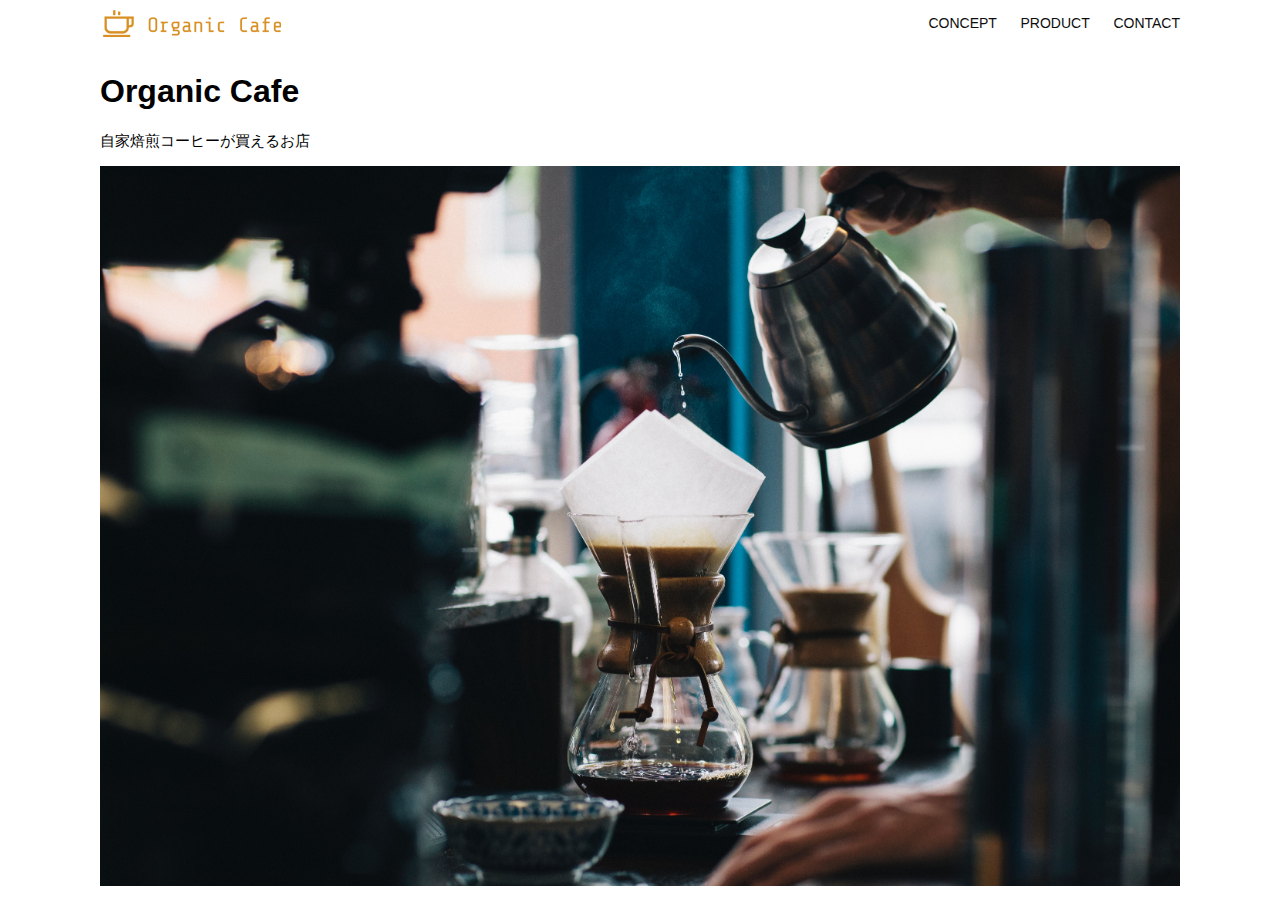
<file: html-css-kadai_013/index.html>
<!DOCTYPE html>
<html>

<head>
    <title>Organic Cafe</title>
    <meta charset="UTF-8" />
    <meta name="description" content="自家焙煎のコーヒーがお家で楽しめるOrganic Cafe" />
    <meta name="viewport" content="width=device-width, initial-scale=1.0" />
    <link rel="stylesheet" href="style.css" />
</head>

<body>
    <!-- ヘッダー -->
    <header>
        <!-- ロゴ -->
        <a href="index.html" id="logo"><img src="images/logo.png" alt="トップページに戻る" /></a>

        <!-- PC用ナビゲーション -->
        <nav id="nav-pc">
            <a href="index.html#concept">CONCEPT</a>
            <a href="index.html#product">PRODUCT</a>
            <a href="index.html#contact">CONTACT</a>
        </nav>
    <!-- スマホ用メニューボタン -->
    <img id="menu-sp" src="images/button-menu.png" alt="ナビゲーションを開く" onclick="document.getElementById('nav-sp').style.display = 'block'">

     <!-- スマホ用ナビゲーション -->
     <nav id="nav-sp">
       <ul>
         <li>
           <img id="close" src="images/button-close.png" alt="ナビゲーションを閉じる" onclick="document.getElementById('nav-sp').style.display = 'none'">
         </li>
         <li>
           <a id="logo-sp" href="index.html" onclick="document.getElementById('nav-sp').style.display = 'none'">
             <img src="images/logo-sp.png" alt="トップページに戻る">
           </a>
         </li>
         <li>
           <a class="menu" href="index.html#concept" onclick="document.getElementById('nav-sp').style.display = 'none'">CONCEPT</a>
         </li>
         <li>
           <a class="menu" href="index.html#product" onclick="document.getElementById('nav-sp').style.display = 'none'">PRODUCT</a>
         </li>
         <li><a class="menu" href="index.html#contact" onclick="document.getElementById('nav-sp').style.display = 'none'">CONTACT</a>
         </li>
       </ul>
     </nav>

    </header>

    <main>
        <article>
            <!-- メインビジュアル -->
            <section id="main-visual">
                <div id="main-message">
                    <h1>Organic Cafe</h1>
                    <p>自家焙煎コーヒーが買えるお店</p>
                </div>
                <img src="images/main-image.jpg" alt="コーヒーをハンドドリップで淹れる画像" />
            </section>
        </article>
    </main>
</body>

</html>
</file>
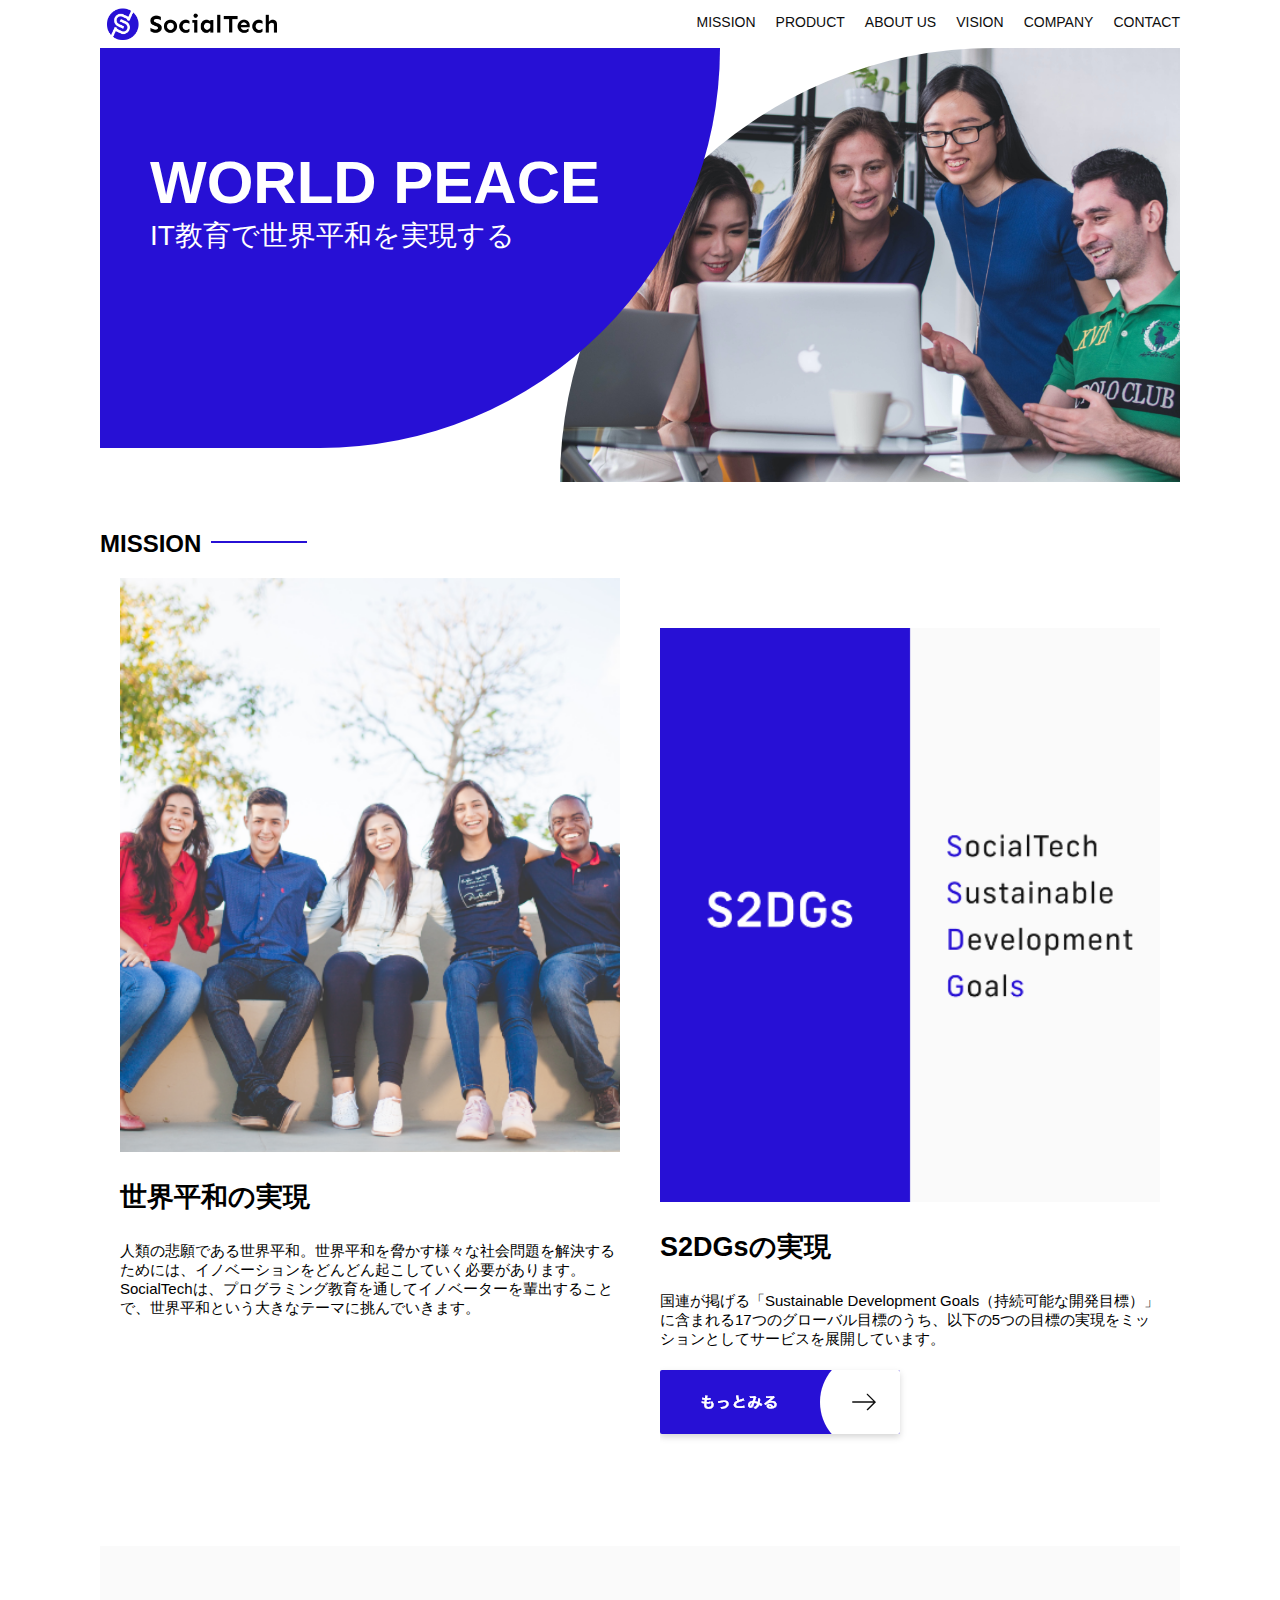
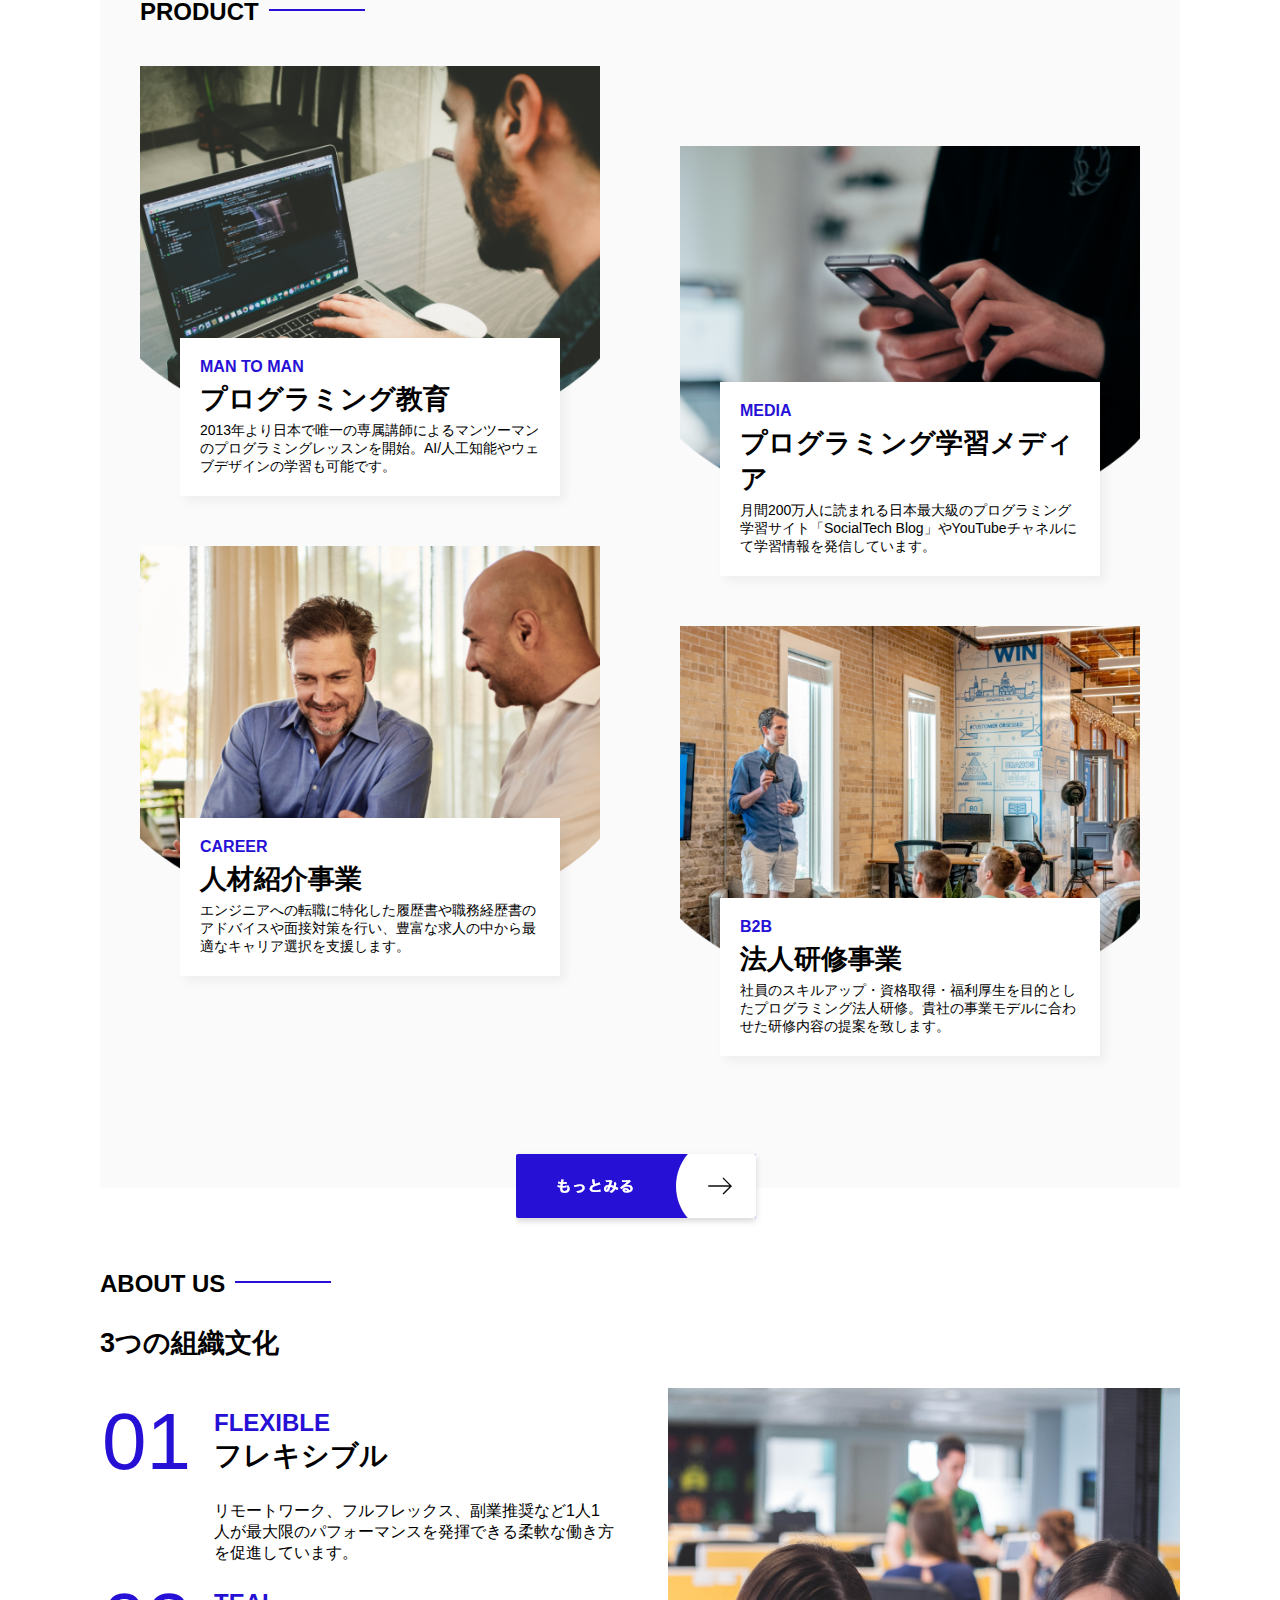
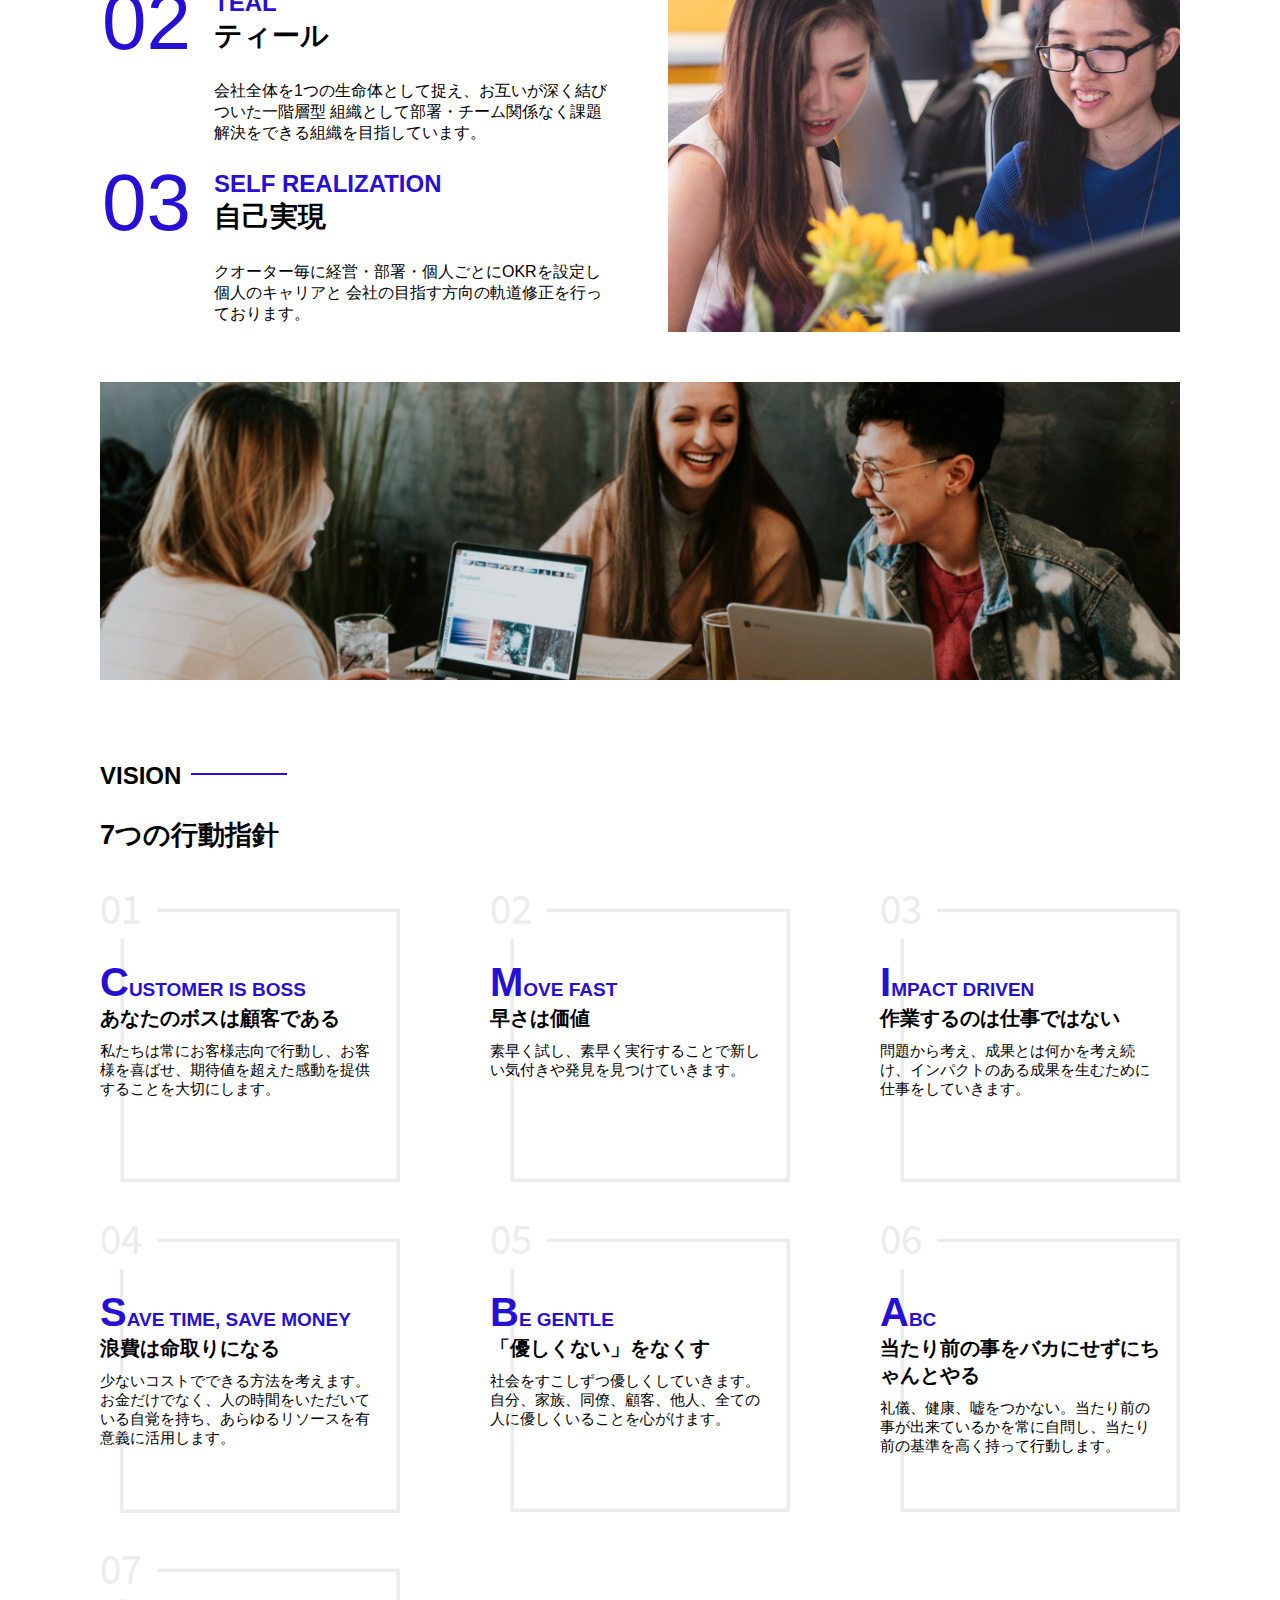
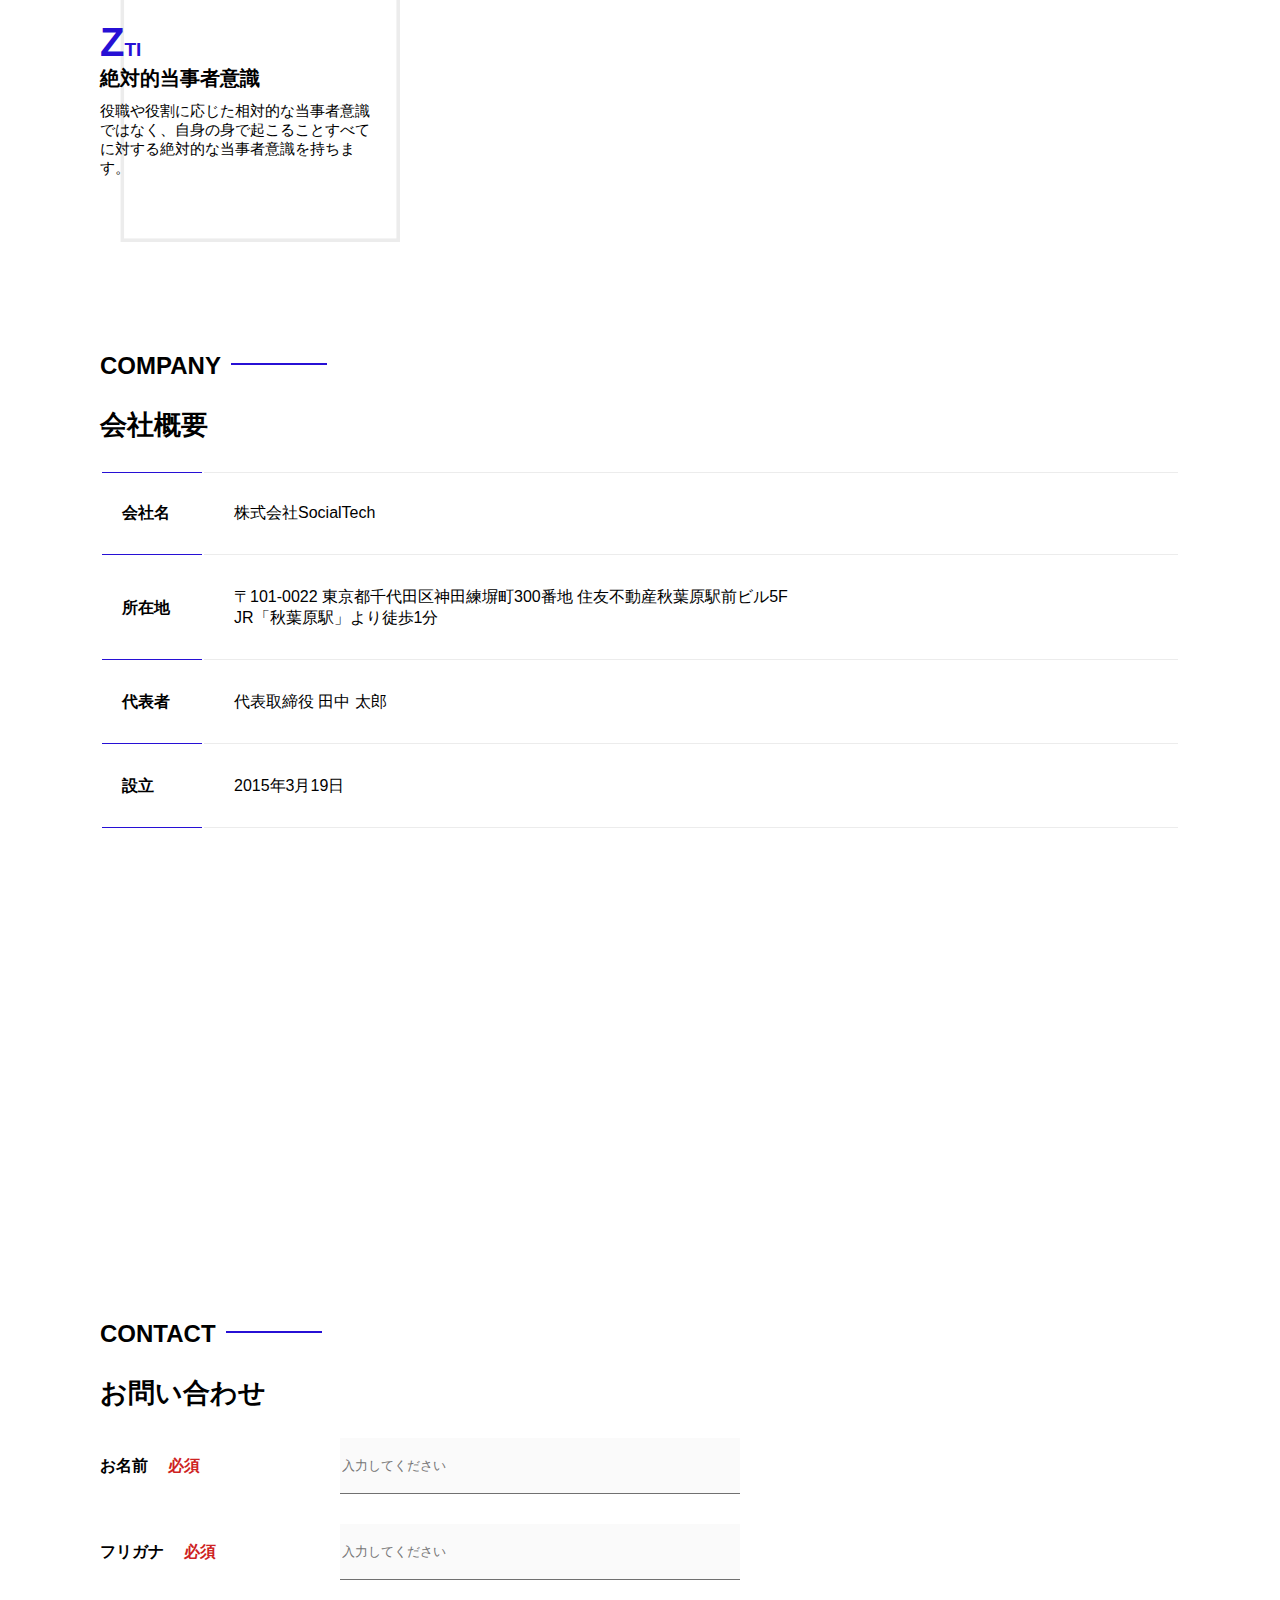
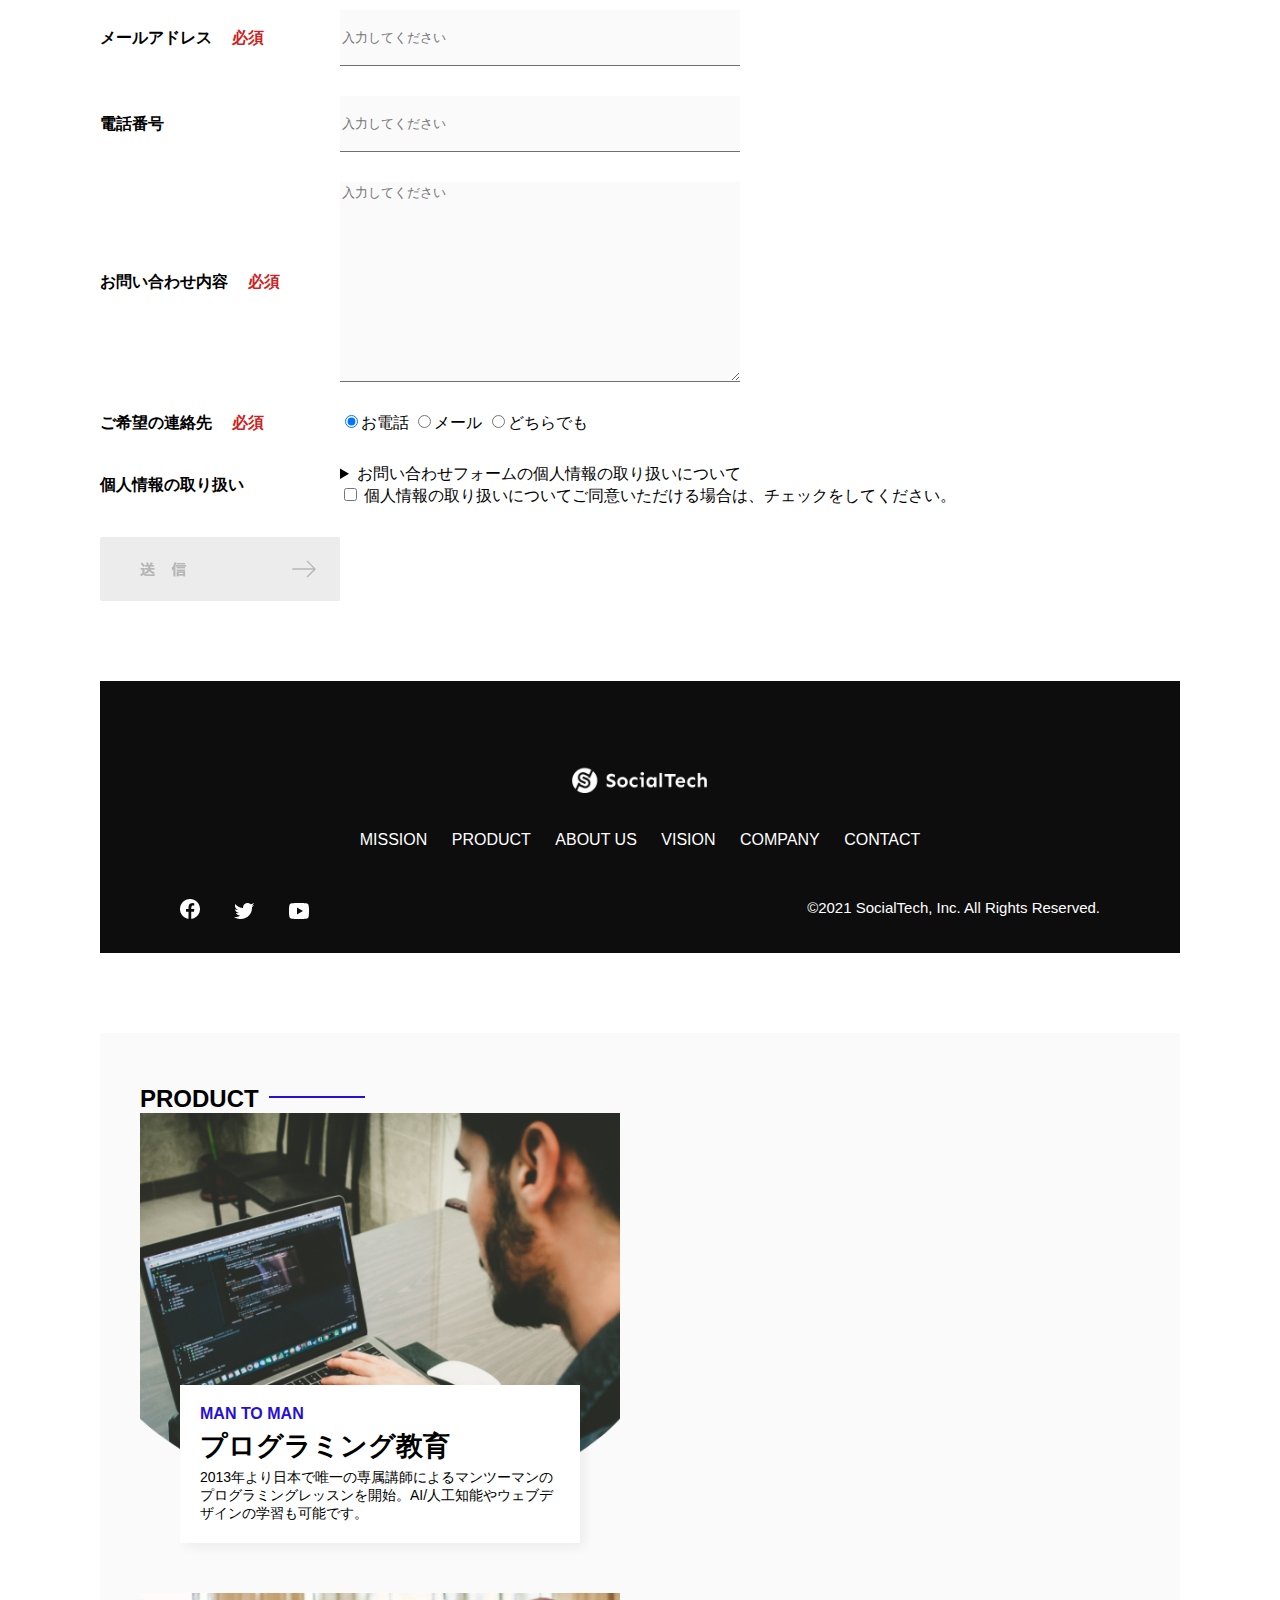
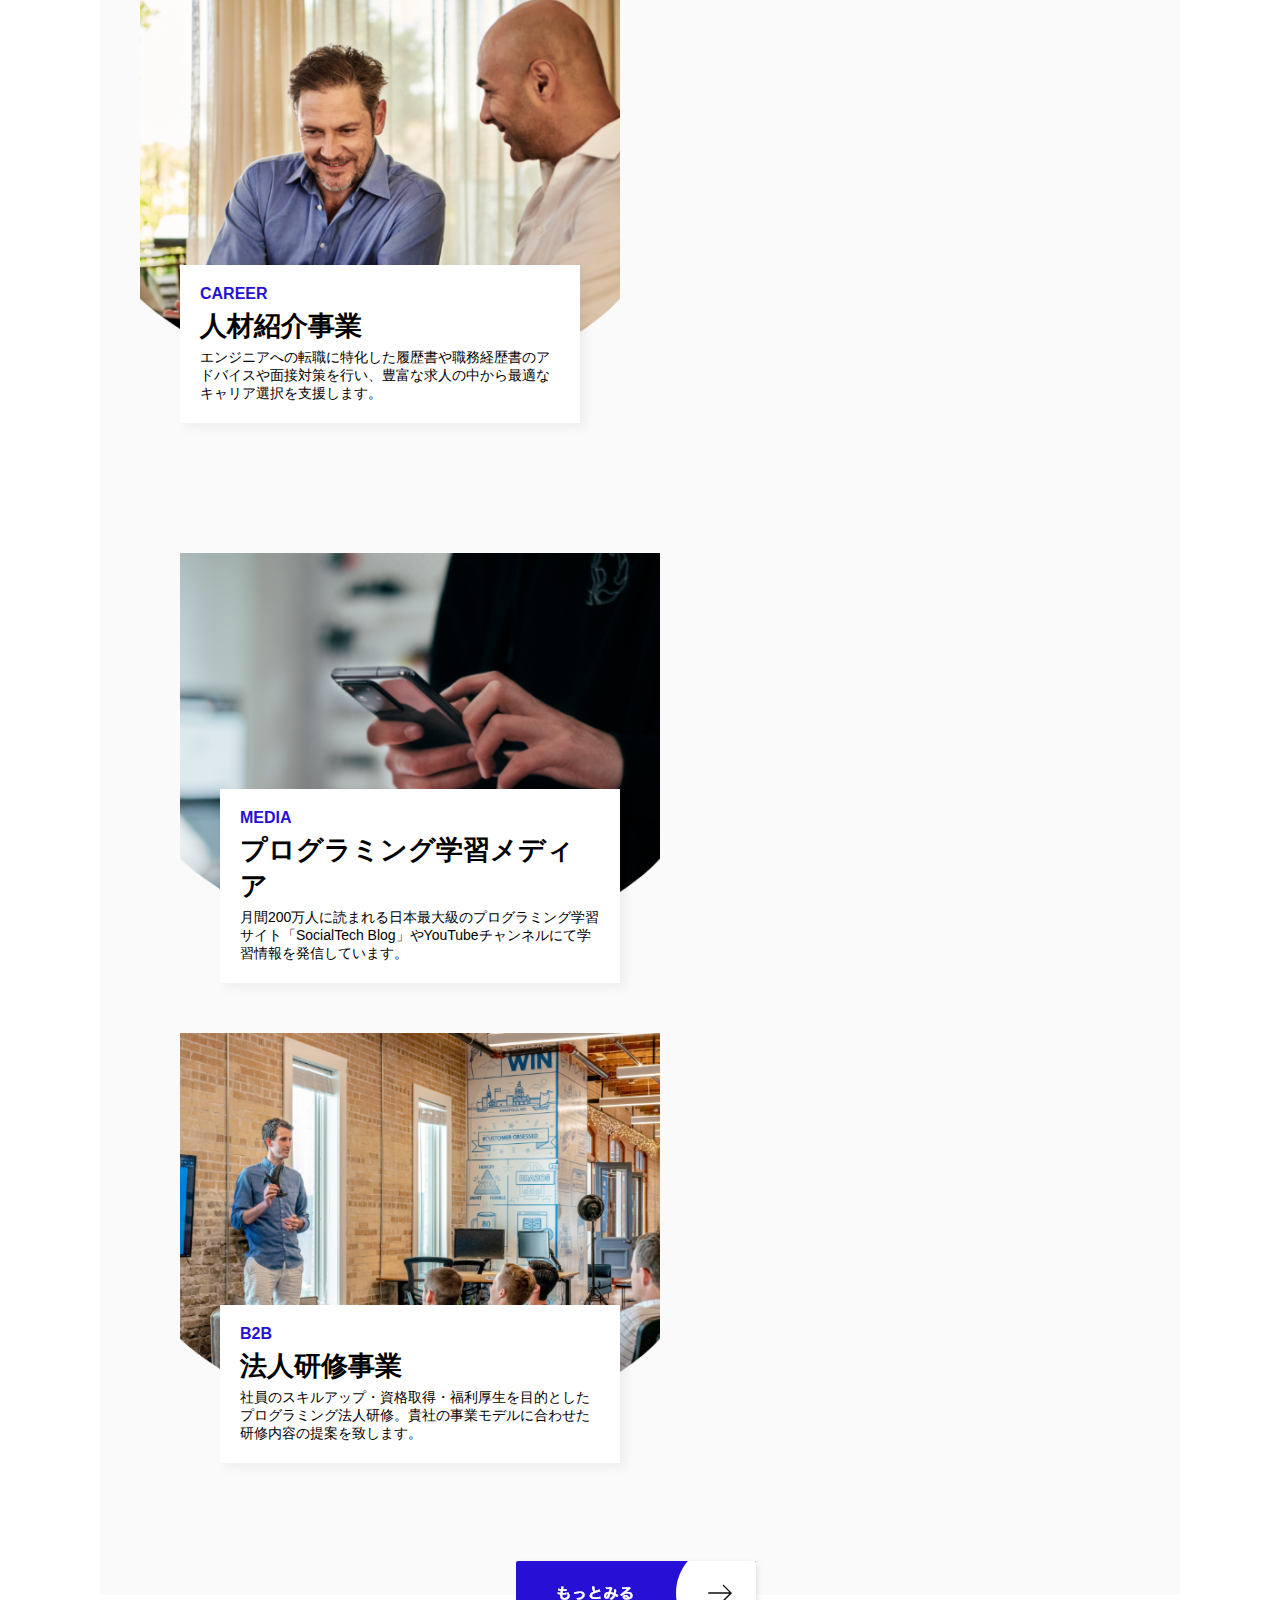
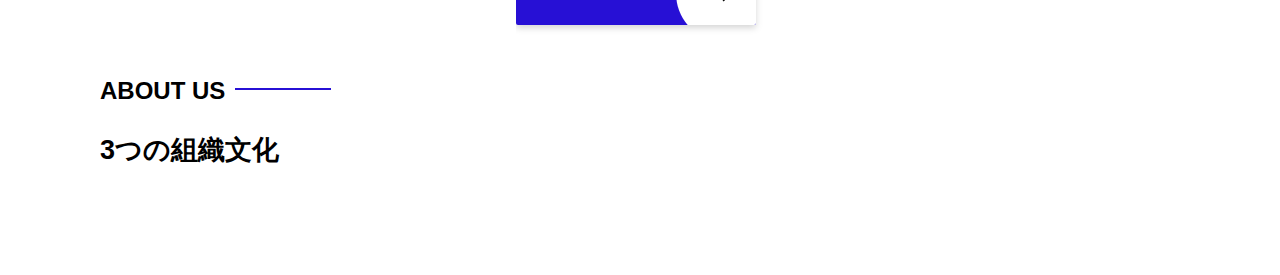
<file: kadai_tutorial_output/index.html>
<html>
<head>
  <title>SocialTech</title>
  <meta charset="UTF-8">
  <meta name="description" content="SocialTechはEdTech業界のリーディングカンパニーを目指します。">
  <meta name="viewport" content="width=device-width, initial-scale=1.0">
  <link rel="stylesheet" href="style.css">
</head>
<body>
  <!--======== 前略 ========-->
<!-- ヘッダー -->
<header>
  <!-- ロゴ -->
  <a href="wk_index.html" id="logo">
    <img src="images/logo.png" alt="トップページに戻る">
  </a> 
   <!-- PC用ナビゲーション -->
  <nav id="nav-pc">
     <ul>
      <li><a href="mission.html">MISSION</a></li>
      <li><a href="product.html">PRODUCT</a></li>
      <li><a href="index.html#aboutus">ABOUT US</a></li>
      <li><a href="index.html#vision">VISION</a></li>
      <li><a href="index.html#company">COMPANY</a></li>
      <li><a href="index.html#contact">CONTACT</a></li>
     </ul>
 </nav> 
    <!-- スマホ用メニューボタン -->
    <button id="menu-sp" onclick="document.getElementById('nav-sp').style.display = 'block'">
     <img src="images/button-menu.png" alt="ナビゲーションを開く">
   </button>
    <!-- スマホ用ナビゲーション -->
    <div id="nav-sp">
      <button id="close" onclick="document.getElementById('nav-sp').style.display = 'none'">
        <img src="images/button-close.png" alt="ナビゲーションを閉じる">
      </button>

      <nav>
        <ul>
          <li>
            <a id="logo-sp" href="index.html" onclick="document.getElementById('nav-sp').style.display = 'none'"><img src="images/logo-sp.png" alt="トップページに戻る"></a>
          </li>
          <li><a class="menu" href="mission.html" onclick="document.getElementById('nav-sp').style.display = 'none'">MISSION</a></li>
          <li><a class="menu" href="product.html" onclick="document.getElementById('nav-sp').style.display = 'none'">PRODUCT</a></li>
          <li><a class="menu" href="index.html#aboutus" onclick="document.getElementById('nav-sp').style.display = 'none'">ABOUT US</a></li>
          <li><a class="menu" href="index.html#vision" onclick="document.getElementById('nav-sp').style.display = 'none'">VISION</a></li>
          <li><a class="menu" href="index.html#company" onclick="document.getElementById('nav-sp').style.display = 'none'">COMPANY</a></li>
          <li><a class="menu" href="index.html#contact" onclick="document.getElementById('nav-sp').style.display = 'none'">CONTACT</a></li>
        </ul>
      </nav>
      <div id="sns">
        <a href="https://www.facebook.com/sejuku2013">
          <img src="images/button-facebook.png" alt="Facebookのリンク">
        </a>
        <a href="https://twitter.com/samuraijuku">
          <img src="images/button-twitter.png" alt="Twitterのリンク">
        </a>
        <a href="https://www.youtube.com/channel/UCCFOQO5aDK0xXam4cUQXT8g">
          <img src="images/button-youtube.png" alt="YouTubeのリンク">
        </a>
      </div>
    </div>
</header>

<!--======== 後略 ========-->
  <!--======== 前略 ========-->

 <!--======== 前略 ========-->

 <main>
  <article>
    <!-- メインビジュアル -->
    <section id="main-visual">
      <div id="main-message">
        <h1>WORLD PEACE</h1>
        <p>IT教育で世界平和を実現する</p>
      </div>
      <img src="images/index/index-main.png" alt="PCの周りに集まる多国籍の仲間たち">
    </section>
    <!--ミッション-->
    <section id="mission">
      <h2 class="index-h2">MISSION</h2>
      <div id="mission-flex">
        <div>
          <img id="mission-photo" src="images/index/index-mission.png" alt="屋外のベンチで写真を撮影する多国籍の仲間たち">
          <h3>世界平和の実現</h3>
          <p>
            人類の悲願である世界平和。世界平和を脅かす様々な社会問題を解決するためには、イノベーションをどんどん起こしていく必要があります。SocialTechは、プログラミング教育を通してイノベーターを輩出することで、世界平和という大きなテーマに挑んでいきます。
          </p>
        </div>
        <div>
          <img id="s2dgs" src="images/index/s2dgs.png" alt="S2DGs">
          <h3>S2DGsの実現</h3>
          <p>国連が掲げる「Sustainable Development Goals（持続可能な開発目標）」に含まれる17つのグローバル目標のうち、以下の5つの目標の実現をミッションとしてサービスを展開しています。</p>
          <a href="mission.html">
            <img src="images/button-more.png" alt="もっとみる">
          </a>
        </div>
      </div>
    </section>
         <!-- プロダクト -->
         <section id="product">
          <h2 class="index-h2">PRODUCT</h2>
           <div class="product-flex">
            <div id="product-left">
              <div>
                <img class="product-photo" src="images/index/index-mantoman.png" alt="PCでコードを書く男性">
                <div class="product-explain">
                  <span>MAN TO MAN</span>
                  <h3>プログラミング教育</h3>
                  <p>2013年より日本で唯一の専属講師によるマンツーマンのプログラミングレッスンを開始。AI/人工知能やウェブデザインの学習も可能です。</p>
                </div>
              </div>
              <div>
                <img class="product-photo" src="images/index/index-career.png" alt="笑顔で話し合う2人の男性">
                <div class="product-explain">
                  <span>CAREER</span>
                  <h3>人材紹介事業</h3>
                  <p>エンジニアへの転職に特化した履歴書や職務経歴書のアドバイスや面接対策を行い、豊富な求人の中から最適なキャリア選択を支援します。</p>
                </div>
              </div>
            </div>
            <div id="product-right">
              <div>
                <img class="product-photo" src="images/index/index-media.png" alt="スマートフォンを操作する人">
                <div class="product-explain">
                  <span>MEDIA</span>
                  <h3>プログラミング学習メディア</h3>
                  <p>月間200万人に読まれる日本最大級のプログラミング学習サイト「SocialTech Blog」やYouTubeチャネルにて学習情報を発信しています。</p>
                </div>
              </div>
              <div>
                <img class="product-photo" src="images/index/index-b2b.png" alt="講演中の男性とそれを聴く人々">
                <div class="product-explain">
                  <span>B2B</span>
                  <h3>法人研修事業</h3>
                  <p>社員のスキルアップ・資格取得・福利厚生を目的としたプログラミング法人研修。貴社の事業モデルに合わせた研修内容の提案を致します。</p>
                </div>
              </div>
            </div>
          </div>
          <div id="product-more">
            <a href="product.html">
              <img src="images/button-more.png" alt="もっとみる">
            </a>  
           </div>
         </section>
          <!-- ABOUT US -->
      <section id="aboutus">
        <h2 class="index-h2">ABOUT US</h2>
        <h3>3つの組織文化</h3>
        <div>
          <table class="culture-table">
            <tr>
              <td class="culture-num">01</td>
              <th><span class="culture-en">FLEXIBLE</span><br>フレキシブル</th>
            </tr>
            <tr>
              <td>
                <!--空のセル-->
              </td>
              <td class="culture-description">リモートワーク、フルフレックス、副業推奨など1人1人が最大限のパフォーマンスを発揮できる柔軟な働き方を促進しています。</td>
            </tr>
            <tr>
              <td class="culture-num">02</td>
              <th><span class="culture-en">TEAL</span><br>ティール</th>
            </tr>
            <tr>
              <td>
                <!--空のセル-->
              </td>
              <td class="culture-description">会社全体を1つの生命体として捉え、お互いが深く結びついた一階層型 組織として部署・チーム関係なく課題解決をできる組織を目指しています。</td>
            </tr>
            <tr>
              <td class="culture-num">03</td>
              <th><span class="culture-en">SELF REALIZATION</span><br>自己実現</th>
            </tr>
            <tr>
              <td>
                <!--空のセル-->
              </td>
              <td class="culture-description">クオーター毎に経営・部署・個人ごとにOKRを設定し個人のキャリアと 会社の目指す方向の軌道修正を行っております。</td>
            </tr>
          </table>
          <img class="culture-img" src="images/index/index-aboutus1.png" alt="笑顔で話し合う2人の女性">
        </div>
        <img class="culture-img2" src="images/index/index-aboutus2.png" alt="笑顔で話し合う3人の男女">
      </section>
           <!-- VISION -->
           <section id="vision">
            <h2 class="index-h2">VISION</h2>
            <h3>7つの行動指針</h3>
            <div>
              <div class="vision-box">
                <img src="images/index/vision-01.png" alt="01">
                <div>
                  <h4>CUSTOMER IS BOSS</h4>
                  <h5>あなたのボスは顧客である</h5>
                  <p>私たちは常にお客様志向で行動し、お客様を喜ばせ、期待値を超えた感動を提供することを大切にします。</p>
                </div>
              </div>
              <div class="vision-box">
                <img src="images/index/vision-02.png" alt="02">
                <div>
                  <h4>MOVE FAST</h4>
                  <h5>早さは価値</h5>
                  <p>素早く試し、素早く実行することで新しい気付きや発見を見つけていきます。</p>
                </div>
              </div>
              <div class="vision-box">
                <img src="images/index/vision-03.png" alt="03">
                <div>
                  <h4>IMPACT DRIVEN</h4>
                  <h5>作業するのは仕事ではない</h5>
                  <p>問題から考え、成果とは何かを考え続け、インパクトのある成果を生むために仕事をしていきます。</p>
                </div>
              </div>
              <div class="vision-box">
                <img src="images/index//vision-04.png" alt="04">
                <div>
                  <h4>SAVE TIME, SAVE MONEY</h4>
                  <h5>浪費は命取りになる</h5>
                  <p>少ないコストでできる方法を考えます。お金だけでなく、人の時間をいただいている自覚を持ち、あらゆるリソースを有意義に活用します。</p>
                </div>
              </div>
              <div class="vision-box">
                <img src="images/index/vision-05.png" alt="05">
                <div>
                  <h4>BE GENTLE</h4>
                  <h5>「優しくない」をなくす</h5>
                  <p>社会をすこしずつ優しくしていきます。自分、家族、同僚、顧客、他人、全ての人に優しくいることを心がけます。</p>
                </div>
              </div>
              <div class="vision-box">
                <img src="images/index/vision-06.png" alt="06">
                <div>
                  <h4>ABC</h4>
                  <h5>当たり前の事をバカにせずにちゃんとやる</h5>
                  <p>礼儀、健康、嘘をつかない。当たり前の事が出来ているかを常に自問し、当たり前の基準を高く持って行動します。</p>
                </div>
              </div>
              <div class="vision-box">
                <img src="images/index/vision-07.png" alt="07">
                <div>
                  <h4>ZTI</h4>
                  <h5>絶対的当事者意識</h5>
                  <p>役職や役割に応じた相対的な当事者意識ではなく、自身の身で起こることすべてに対する絶対的な当事者意識を持ちます。</p>
                </div>
              </div>
            </div>
          </section>
                <!-- COMPANY -->
      <section id="company">
        <h2 class="index-h2">COMPANY</h2>
        <h3>会社概要</h3>
        <table id="company-table">
          <tr>
            <th class="tableheader tableheader-first">会社名</th>
            <td class="cell cell-first">株式会社SocialTech</td>
          </tr>
          <tr>
            <th class="tableheader">所在地</th>
            <td class="cell">〒101-0022 東京都千代田区神田練塀町300番地 住友不動産秋葉原駅前ビル5F<br>JR「秋葉原駅」より徒歩1分</td>
          </tr>
          <tr>
            <th class="tableheader">代表者</th>
            <td class="cell">代表取締役 田中 太郎</td>
          </tr>
          <tr>
            <th class="tableheader">設立</th>
            <td class="cell">2015年3月19日</td>
          </tr>
        </table>
        <iframe 
        src="https://www.google.com/maps/embed?pb=!1m18!1m12!1m3!1d3240.0688551336807!2d139.7720776771055!3d35.69992317258124!2m3!1f0!2f0!3f0!3m2!1i1024!2i768!4f13.1!3m3!1m2!1s0x60188fee13660e23%3A0x77137876edf742ac!2z5L2P5Y-L5LiN5YuV55Sj56eL6JGJ5Y6f6aeF5YmN44OT44Or!5e0!3m2!1sja!2sjp!4v1704858013291!5m2!1sja!2sjp" 
        style="border: 0" allowfullscreen="" loading="lazy">
        </iframe>
      </section>
    <!-- お問い合わせフォーム -->
    <section id="contact">
      <h2 class="index-h2">CONTACT</h2>
      <h3>お問い合わせ</h3>
      <form>
        <div>
          <div class="contact-heading">
            <label class="contact-label">お名前<span class="contact-span">必須</span></label>
          </div>
          <div>
            <input type="text" name="name" placeholder="入力してください" class="contact-textbox">
          </div>
        </div>
        <div>
          <div class="contact-heading">
            <label class="contact-label">フリガナ<span class="contact-span">必須</span></label>
          </div>
          <div>
            <input type="text" name="hurigana" placeholder="入力してください" class="contact-textbox">
          </div>
        </div>
        <div>
          <div class="contact-heading">
            <label class="contact-label">メールアドレス<span class="contact-span">必須</span></label>
          </div>
          <div>
            <input type="text" name="email" placeholder="入力してください" class="contact-textbox">
          </div>
        </div>
        <div>
          <div class="contact-heading">
            <label class="contact-label">電話番号</label>
          </div>
          <div>
            <input type="text" name="tel" placeholder="入力してください" class="contact-textbox">
          </div>
        </div>
        <div>
          <div class="contact-heading">
            <label class="contact-label">お問い合わせ内容<span class="contact-span">必須</span></label>
          </div>
          <div>
            <textarea class="contact-textarea" placeholder="入力してください" name="message"></textarea>
          </div>
        </div>
        <div>
          <div class="contact-heading">
            <label class="contact-label">ご希望の連絡先<span class="contact-span">必須</span></label>
          </div>
          <div><input class="radiobutton" type="radio" value="tel" name="contact" checked><label>お電話</label> <input class="radiobutton" type="radio" value="mail" name="contact"><label>メール</label> <input class="radiobutton" type="radio" value="both" name="contact"><label>どちらでも</label></div>
        </div>
        <div>
          <div class="contact-heading">
            <label class="contact-label">個人情報の取り扱い</label>
          </div>
          <div>
            <details>
              <summary>お問い合わせフォームの個人情報の取り扱いについて</summary>
              <div>
                <dl>
                  <dt>１．組織の名称又は氏名</dt>
                  <dd>株式会社SocialTech</dd>
                  <dt>２．個人情報保護管理者（若しくはその代理人）の氏名又は職名、所属及び連絡先</dt>
                  <dd>
                    <p>鈴木 一郎 コーポレート部</p>
                    <p>メールアドレス：samurai@example.com</p>
                    <p>TEL：03-1234-5678</p>
                  </dd>
                  <dt>３．個人情報の利用目的</dt>
                  <dd>
                    <ul>
                      <li>・本サービス及び本サービスに関連する情報の提供又はそれらに関する連絡のため</li>
                      <li>・ユーザーの本人確認のため</li>
                      <li>・当社サービスのご案内のため</li>
                      <li>・当社の商品等の広告または宣伝（電子メールによるものを含むものとします。）</li>
                    </ul>
                  </dd>
                  <dt>４．個人情報の取り扱い業務の委託</dt>
                  <dd>個人情報の取扱業務の全部または一部を外部に業務委託する場合があります。その際、弊社は、個人情報を適切に保護できる管理体制を敷き実行していることを条件として委託先を厳選したうえで、機密保持契約を委託先と締結し、お客様の個人情報を厳密に管理させます。</dd>
                  <dt>５．個人情報の開示等の請求</dt>
                  <dd>
                    お客様は、弊社に対してご自身の個人情報の開示等（利用目的の通知、開示、内容の訂正・追加・削除、利用の停止または消去、第三者への提供の停止）に関して、当社問合わせ窓口に申し出ることができます。<br>
                    その際、弊社はお客様ご本人を確認させていただいたうえで、合理的な期間内に対応いたします。<br>
                    なお、個人情報に関する弊社問合わせ先は、次の通りです。
                  </dd>
                  <dd>
                    <p>株式会社SocialTech　個人情報問合せ窓口</p>
                    <p>〒150-0043　東京都千代田区神田練塀町300番地 住友不動産秋葉原駅前ビル5F</p>
                    <p>メールアドレス：samurai@example.com　TEL：03-1234-5678</p>
                  </dd>

                  <dt>６．個人情報を提供されることの任意性について</dt>
                  <dd>お客様がご自身の個人情報を弊社に提供されるか否かは、お客様のご判断によりますが、もしご提供されない場合には、適切なサービスが提供できない場合がありますので予めご了承ください。</dd>
                </dl>
              </div>
            </details>
            <input type="checkbox" name="agree">
            <span>個人情報の取り扱いについてご同意いただける場合は、チェックをしてください。</span>
          </div>
        </div>
        <input type="image" src="images/button-submit.png" alt="送信する">
      </form>
    </section>
  </article>
</main>

<footer>
  <div id="footer-logo">
    <img src="images/logo-sp.png" alt="SocialTech">
  </div>
  <div id="footer-link">
    <a href="mission.html">MISSION</a>
    <a href="product.html">PRODUCT</a>
    <a href="index.html#aboutus">ABOUT US</a>
    <a href="index.html#vision">VISION</a>
    <a href="index.html#company">COMPANY</a>
    <a href="index.html#contact">CONTACT</a>
  </div>
  <div id="sns-footer">
    <div class="sns-btns">
      <a href="https://www.facebook.com/sejuku2013"><img src="images/button-facebook.png" alt="Facebookのリンク"></a>
      <a href="https://twitter.com/samuraijuku"><img src="images/button-twitter.png" alt="Twitterのリンク"></a>
      <a href="https://www.youtube.com/channel/UCCFOQO5aDK0xXam4cUQXT8g"><img src="images/button-youtube.png" alt="YouTubeのリンク"></a>
    </div>
    <p id="copyright">&copy;2021 SocialTech, Inc. All Rights Reserved.</p>
  </div>
</footer>

</body>

</html>

      <!-- プロダクト -->
      <section id="product">
        <h2 class="index-h2">PRODUCT</h2>
        <div>
          <div id="product-left">
            <div>
              <img class="product-photo" src="images/index/index-mantoman.png" alt="PCでコードを書く男性">
              <div class="product-explain">
                <span>MAN TO MAN</span>
                <h3>プログラミング教育</h3>
                <p>2013年より日本で唯一の専属講師によるマンツーマンのプログラミングレッスンを開始。AI/人工知能やウェブデザインの学習も可能です。</p>
              </div>
            </div>
            <div>
              <img class="product-photo" src="images/index/index-career.png" alt="笑顔で話し合う2人の男性">
              <div class="product-explain">
                <span>CAREER</span>
                <h3>人材紹介事業</h3>
                <p>エンジニアへの転職に特化した履歴書や職務経歴書のアドバイスや面接対策を行い、豊富な求人の中から最適なキャリア選択を支援します。</p>
              </div>
            </div>
          </div>
          <div id="product-right">
            <div>
              <img class="product-photo" src="images/index/index-media.png" alt="スマートフォンを操作する人">
              <div class="product-explain">
                <span>MEDIA</span>
                <h3>プログラミング学習メディア</h3>
                <p>月間200万人に読まれる日本最大級のプログラミング学習サイト「SocialTech
                  Blog」やYouTubeチャンネルにて学習情報を発信しています。</p>
              </div>
            </div>
            <div>
              <img class="product-photo" src="images/index/index-b2b.png" alt="講演中の男性とそれを聴く人々">
              <div class="product-explain">
                <span>B2B</span>
                <h3>法人研修事業</h3>
                <p>社員のスキルアップ・資格取得・福利厚生を目的としたプログラミング法人研修。貴社の事業モデルに合わせた研修内容の提案を致します。</p>
              </div>
            </div>
          </div>
        </div>
        <div id="product-more">
          <a href="product.html">
            <img src="images/button-more.png" alt="もっとみる">
          </a>
        </div>        
      </section>
      <!-- ABOUT US -->
      <section id="aboutus">
        <h2 class="index-h2">ABOUT US</h2>
        <h3>3つの組織文化</h3>
        <div>
        </div>
      </section>
    </article>
  </main>
</body>

</html>
</file>
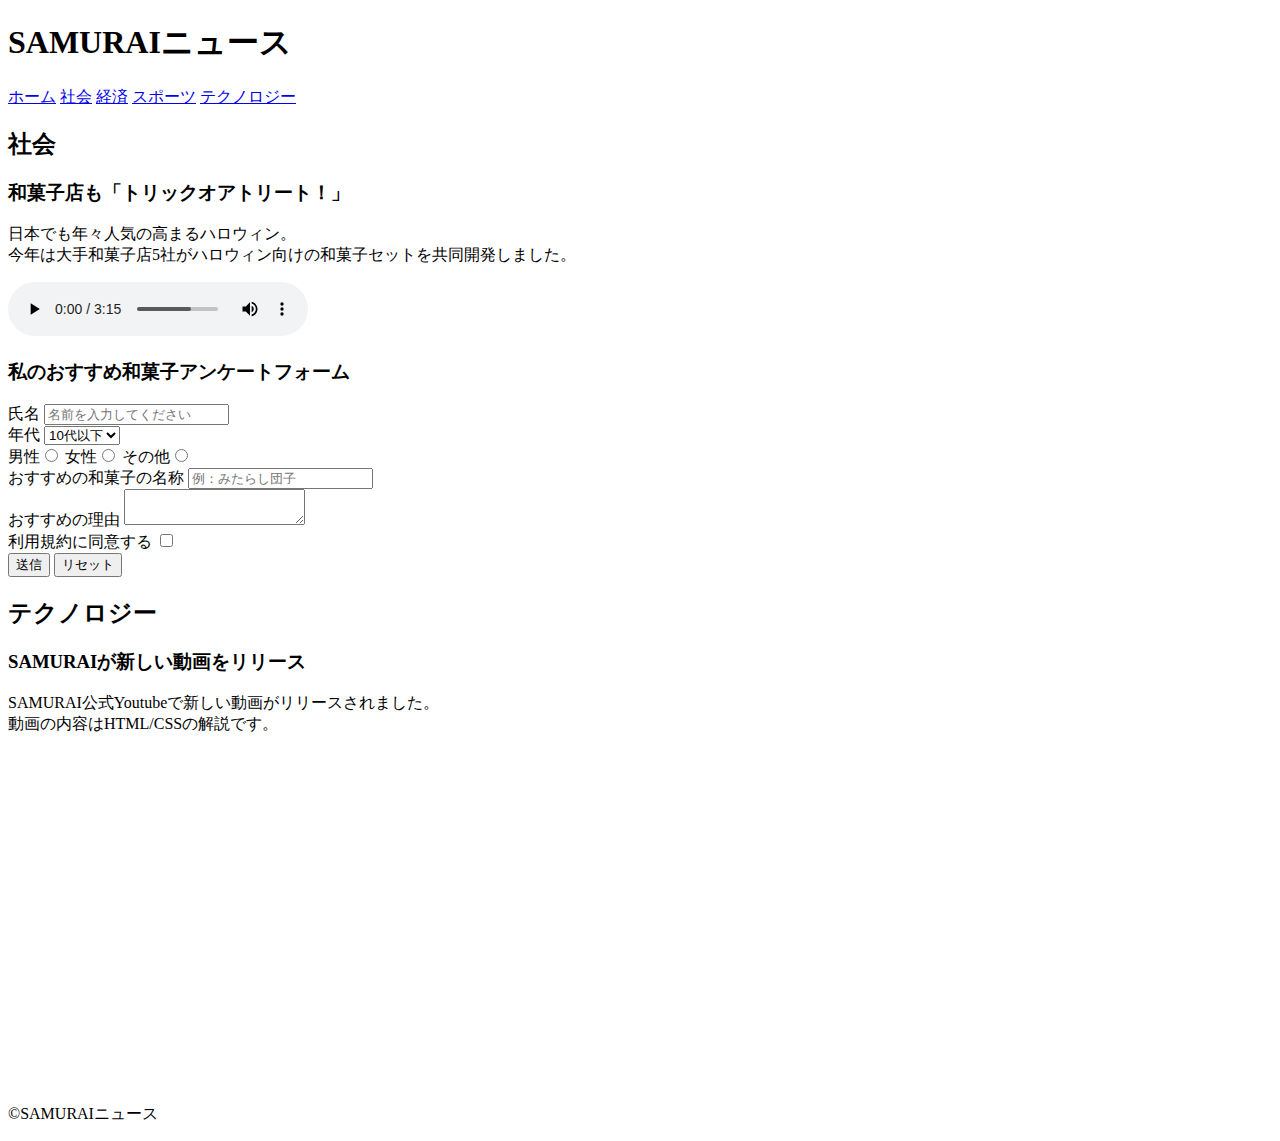
<file: kadai_008/kadai_008.html>
<!DOCTYPE html>
<html>
<head>
  <title>8章課題</title>
  <meta name="description" content="このページは8章の課題です。">
  <meta charset="UTF-8">
</head>
<body>
  <header>
    <h1>SAMURAIニュース</h1>
    <nav>
      <a href = "kadai_008.html">ホーム</a>
      <a href = "https://www.sejuku.net">社会</a>
      <a href="https://www.sejuku.net">経済</a>
      <a href="https://www.sejuku.net">スポーツ</a>
      <a href="https://www.sejuku.net">テクノロジー</a>
    </nav>
  </header>
  <main>
    <article>
      <h2>社会</h2>
      <section>
        <h3>和菓子店も「トリックオアトリート！」</h3>
        <p>日本でも年々人気の高まるハロウィン。<br>
        今年は大手和菓子店5社がハロウィン向けの和菓子セットを共同開発しました。</p>
       </section>
      <section>
        <audio src="ichi.mp3" controls></audio>
        <h3>私のおすすめ和菓子アンケートフォーム</h3>
        <form>
           <label>氏名</label>
           <input type = "text" placeholder="名前を入力してください"><br>

           <label>年代</label>
           <select>
            <option>10代以下</option>
            <option>20代</option>
            <option>30代</option>
            <option>40代以上</option>
           </select><br>
          
           <label>男性</label><input type = "radio" name="gender">
           <label>女性</label><input type = "radio" name="gender">
           <label>その他</label><input type = "radio" name="gender"><br>

           <label>おすすめの和菓子の名称</label>
           <input type = "text" placeholder="例：みたらし団子"><br>

           <label>おすすめの理由</label>
           <textarea></textarea><br>

           <label>利用規約に同意する</label>
           <input type = "checkbox"><br>

           <input type = "submit" value = "送信">
           <input type = "reset" value = "リセット">

        </form>
      </section>
    </article>
    <article>
      <h2>テクノロジー</h2>
      <section>
        <!-- テクノロジーのセクションのHTMLを記述してください -->
         <h3>SAMURAIが新しい動画をリリース</h3>
         <p>SAMURAI公式Youtubeで新しい動画がリリースされました。<br>
        動画の内容はHTML/CSSの解説です。</p><br>
        
        <iframe
         width="560" height="315" 
         src="https://www.youtube.com/embed/2JLiGSUohEo?si=IfDxAHzSMoSzkNto" title="YouTube video player" frameborder="0" allow="accelerometer; autoplay; clipboard-write; encrypted-media; gyroscope; picture-in-picture; web-share" referrerpolicy="strict-origin-when-cross-origin" allowfullscreen>
        </iframe>

      </section>
    </article>
  </main>
  <footer>
    <p>&copy;SAMURAIニュース</p>
  </footer>
</body>
</html>
</file>
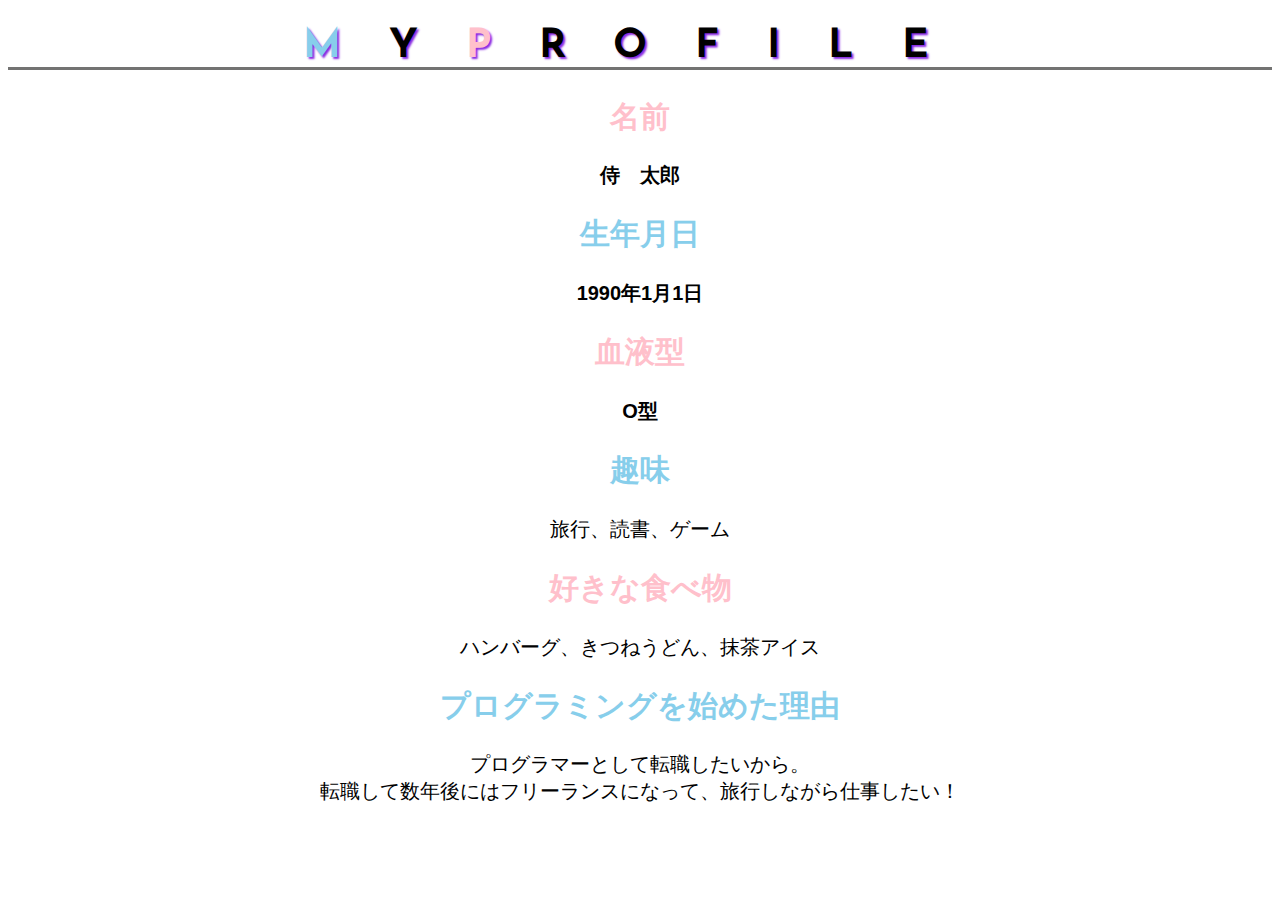
<file: kadai_015/kadai_015.html>
<!DOCTYPE html>
<html>
<head>
  <title>15章課題</title>
  <meta charset="UTF-8">
  <meta name="description" content="このページは15章の課題です。">
  <link rel="stylesheet" href="style.css">
  <link rel="preconnect" href="https://fonts.googleapis.com">
  <link rel="preconnect" href="https://fonts.gstatic.com" crossorigin>
  <link href="https://fonts.googleapis.com/css2?family=Josefin+Sans&display=swap" rel="stylesheet">
</head>
<body>
  <h1><span class="blue">M</span>Y<span class="pink">P</span>ROFILE</h1>
  <div id="basic">
    <h2 class="pink">名前</h2>
    <p>侍　太郎</p>
    <h2 class="blue">生年月日</h2>
    <p>1990年1月1日</p>
    <h2 class="pink">血液型</h2>
    <p>O型</p>
  </div>
  <h2 class="blue">趣味</h2>
  <p>旅行、読書、ゲーム</p>
  <h2 class="pink">好きな食べ物</h2>
  <p>ハンバーグ、きつねうどん、抹茶アイス</p>
  <h2 class="blue">プログラミングを始めた理由</h2>
  <p>プログラマーとして転職したいから。<br>転職して数年後にはフリーランスになって、旅行しながら仕事したい！</p>
</body>
</html>
</file>
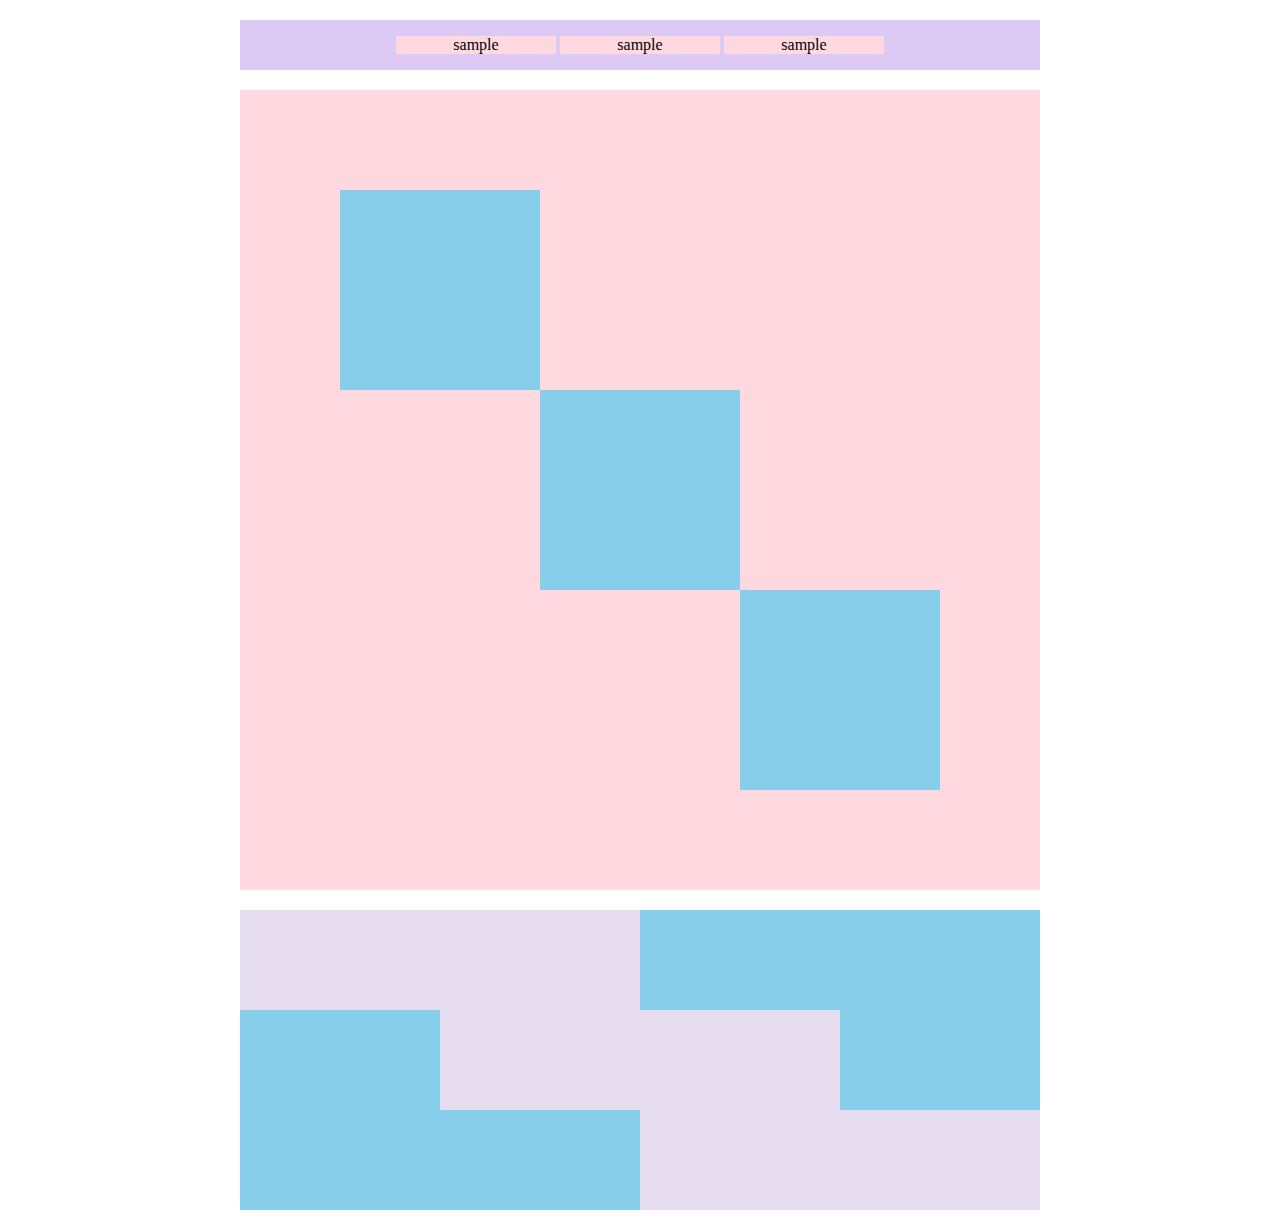
<file: kadai_018/kadai_018.html>
<!DOCTYPE html>
<html>
<head>
  <meta charset="UTF-8">
  <link rel="stylesheet" href="style.css">
  <meta name="description" content="このページは18章の課題です。">
  <title>18章課題</title>
</head>
<body>
  <div id="top">
    <p class="top-child">sample</p>
    <p class="top-child">sample</p>
    <p class="top-child">sample</p>
  </div>
  <div id="middle">
    <div id="middle-child01"></div>
    <div id="middle-child02"></div>
    <div id="middle-child03"></div>
  </div>
  <div id="bottom">
    <div id="bottom-child01"></div>
    <div id="bottom-child02"></div>
    <div id="bottom-child03"></div>
  </div>
</body>
</html>
</file>
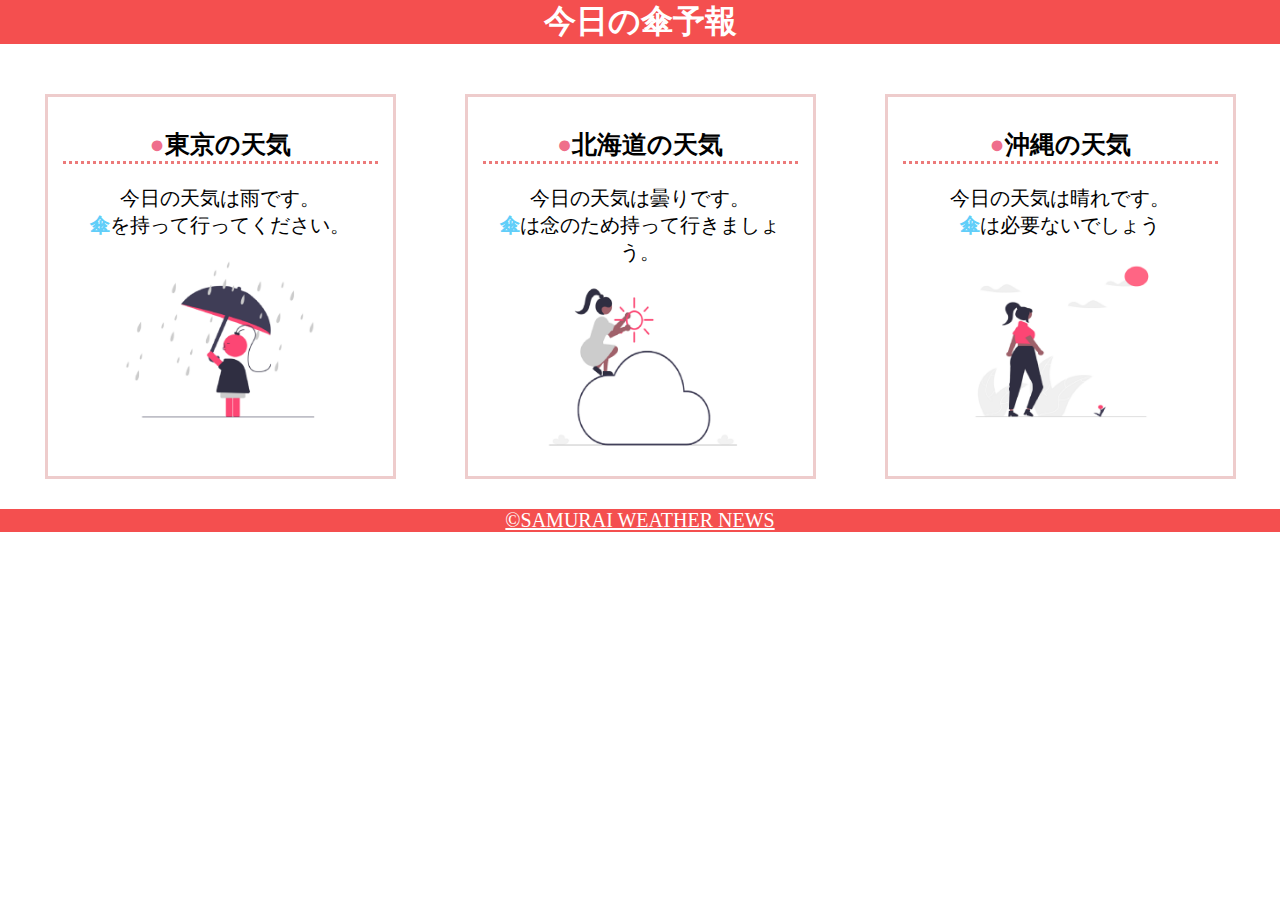
<file: kadai_022/kadai_022.html>
<!DOCTYPE html>
<html>
    <head>
        <meta charset="UTF-8">
        <meta name="viewport" content="width=device-width, initial-scale=1.0">
        <link rel="stylesheet" href="style.css">
        <meta name="description" content="このページは22章の課題です。">
        <title>22章課題</title>
    </head>
    <body>
       
        <header>
            <h1>今日の傘予報</h1>
        </header>  
 
        <main>

            <div id="parent">
                <div class="contents">
                    <h2>東京の天気</h2>
                    <p>今日の天気は雨です。</p>
                    <p>傘を持って行ってください。</p>
                    <img src="images/rainy.png" alt="雨">
                </div>
 
                <div class="contents">
                    <h2>北海道の天気</h2>
                    <p>今日の天気は曇りです。</p>
                    <p>傘は念のため持って行きましょう。</p>
                    <img src="images/cloudy.png" alt="曇り">
                </div>
 
                <div class="contents">
                    <h2>沖縄の天気</h2>
                    <p>今日の天気は晴れです。</p>
                    <p>傘は必要ないでしょう</p>
                    <img src="images/sunny.png" alt="晴れ">
                </div>

            </div>    
 
        </main>
 
        <footer>
            <a href="https://www.sejuku.net/corp/">&copy;SAMURAI WEATHER NEWS</a>
         </footer>
 
    </body>
</html>
</file>
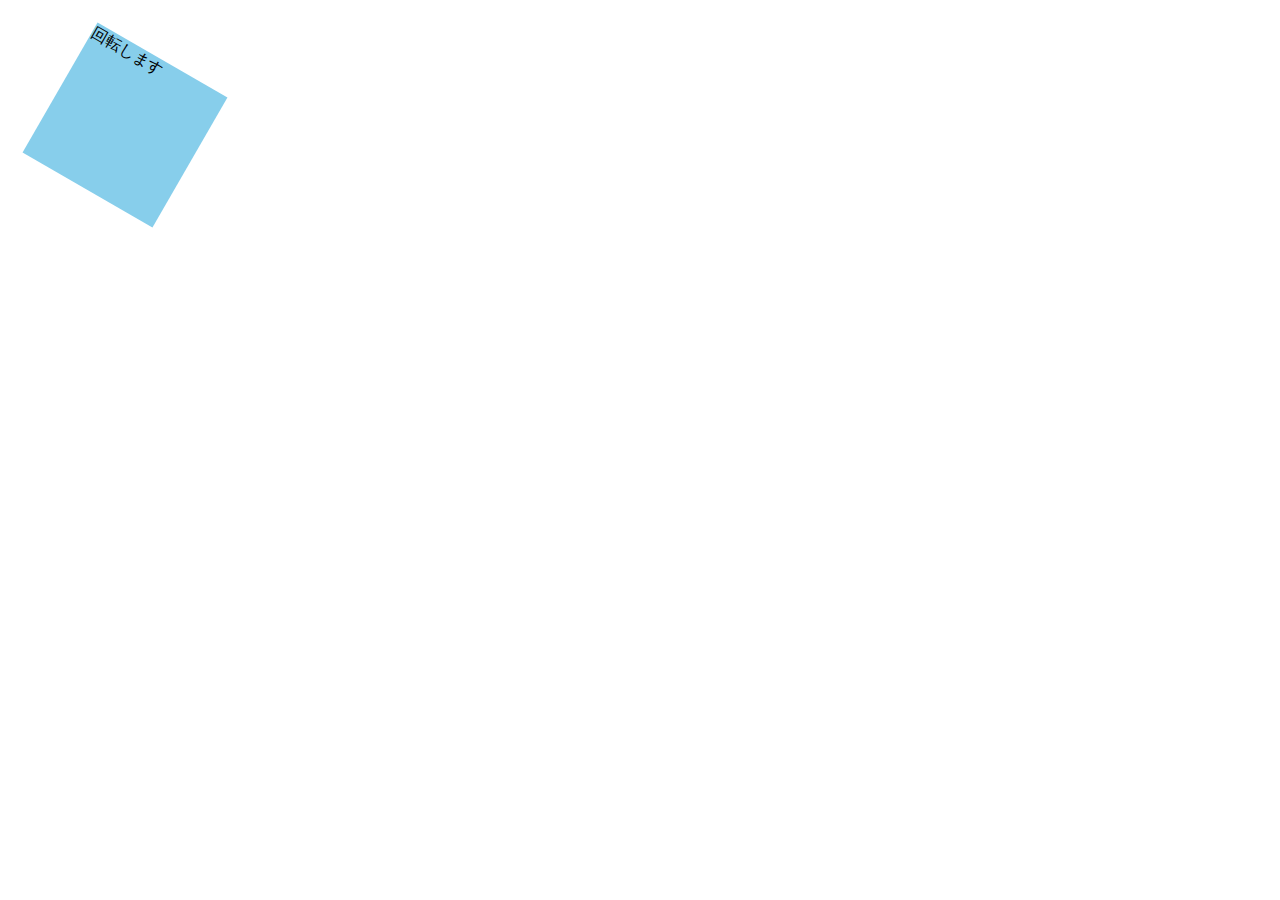
<file: kadai_mdn_css/mdn.html>
<!DOCTYPE html>
<html>

<head>
    <style>
        div {
            position: absolute;
            left: 50px;
            top: 50px;
            width: 150px;
            height: 150px;
            background-color: skyblue;
            transform: rotate(30deg); /* 30度回転 */
        }
    </style>
</head>

<body>
    <div>
        回転します
    </div>

</body>

</html>
</file>
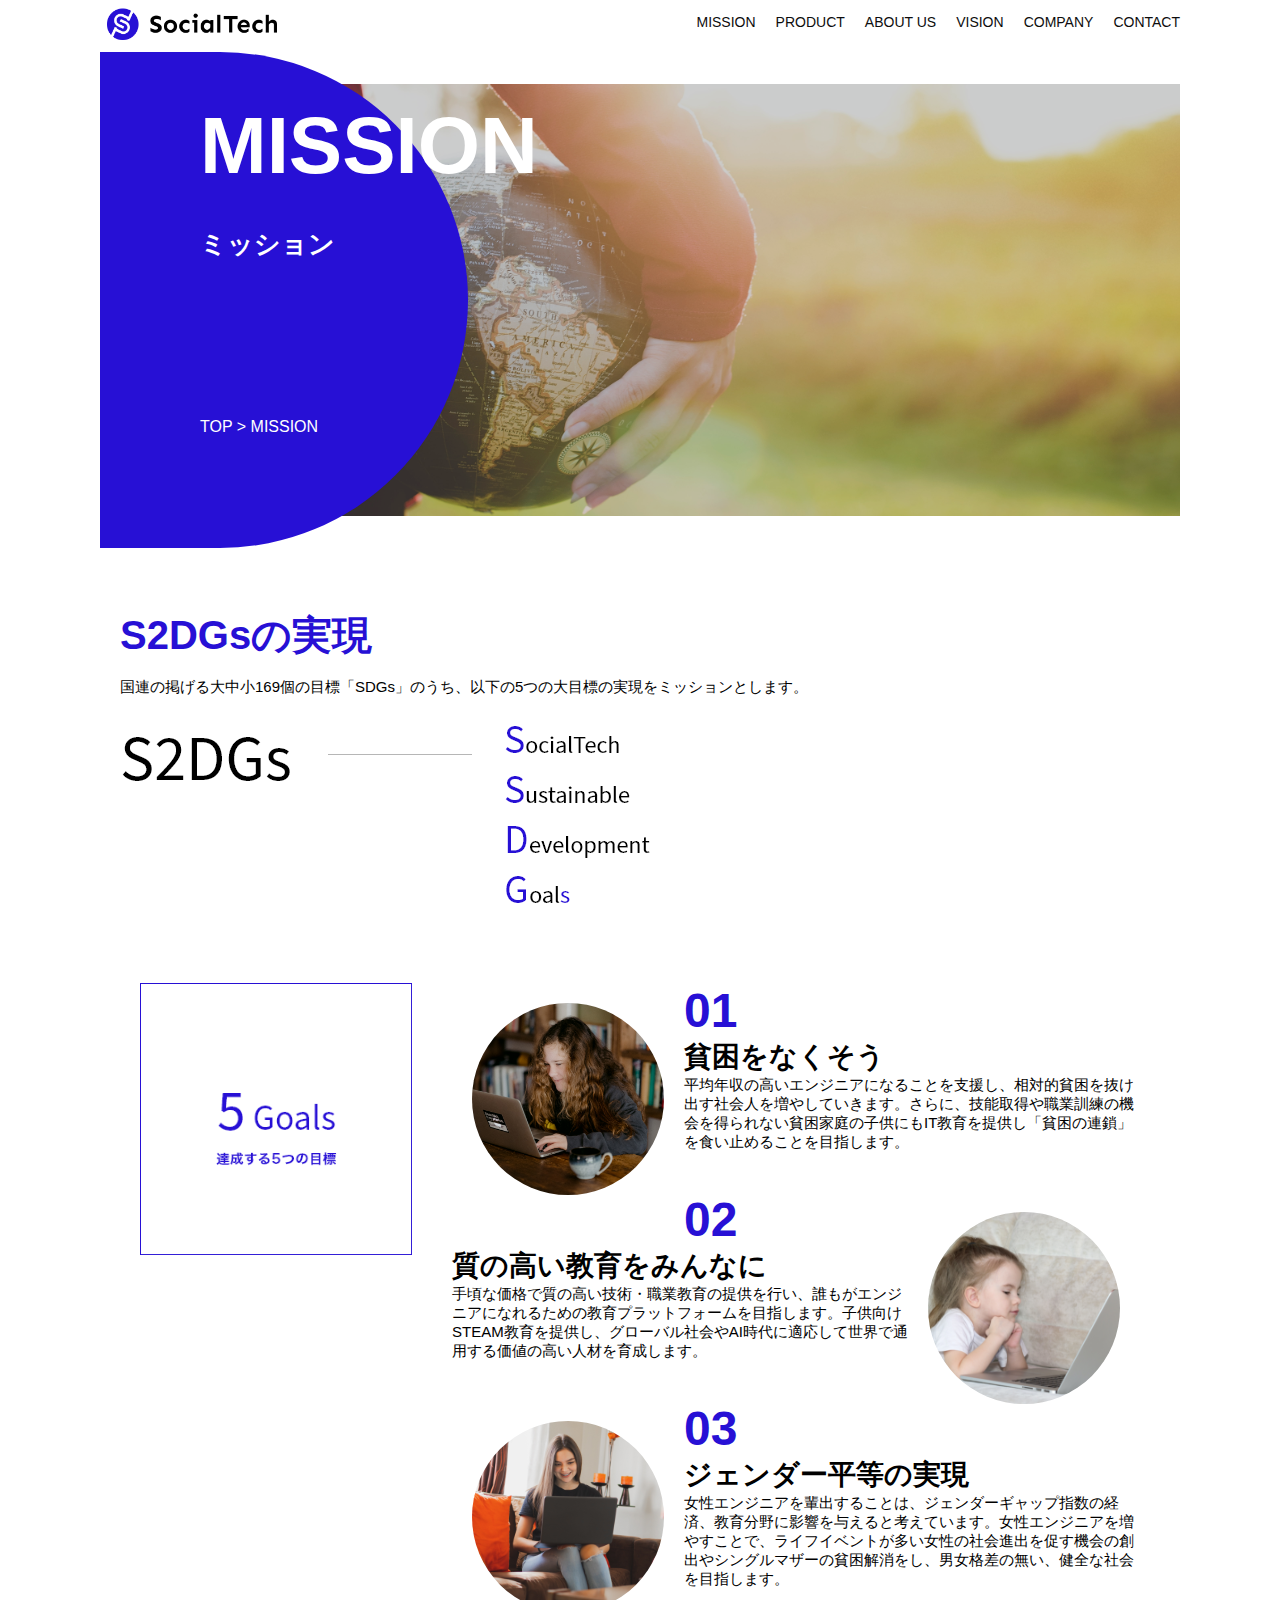
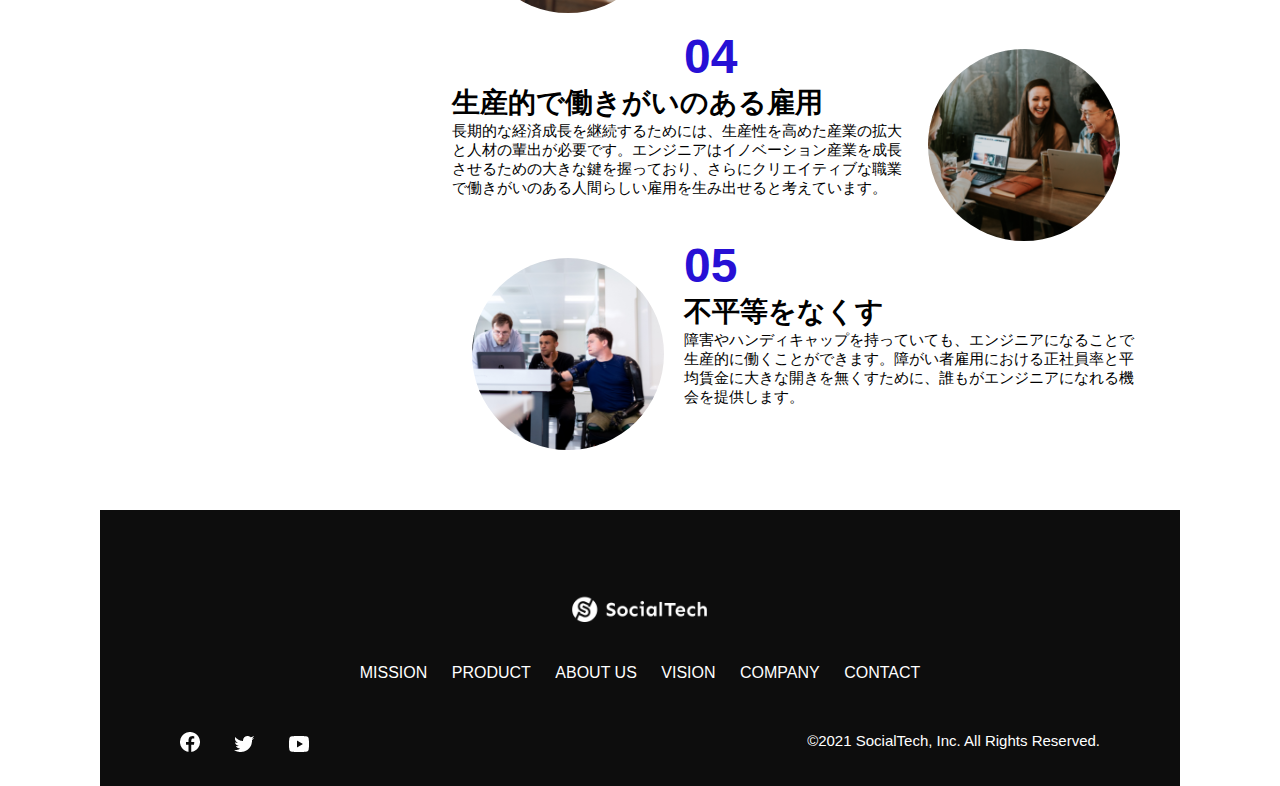
<file: kadai_tutorial_output/mission.html>
<!DOCTYPE html>
<html>

<head>
  <title>SocialTech - MISSION ミッション -</title>
  <meta charset="utf-8">
  <meta name="description" content="SocialTechが目指す5つの目標（S2DGs）を紹介します">
  <meta name="viewport" content="width=device-width, initial-scale=1.0">
  <link rel="stylesheet" href="style.css">
</head>

<body>
  <!-- ヘッダー -->
  <header>
    <!-- ロゴ -->
    <a href="index.html" id="logo">
      <img src="images/logo.png" alt="トップページに戻る">
    </a>

    <!-- PC用ナビゲーション -->
    <nav id="nav-pc">
      <ul>
        <li><a href="mission.html">MISSION</a></li>
        <li><a href="product.html">PRODUCT</a></li>
        <li><a href="index.html#aboutus">ABOUT US</a></li>
        <li><a href="index.html#vision">VISION</a></li>
        <li><a href="index.html#company">COMPANY</a></li>
        <li><a href="index.html#contact">CONTACT</a></li>
      </ul>
    </nav>

    <!-- スマホ用メニューボタン -->
    <button id="menu-sp" onclick="document.getElementById('nav-sp').style.display = 'block'">
      <img src="images/button-menu.png" alt="ナビゲーションを開く">
    </button>

    <!-- スマホ用ナビゲーション -->
    <div id="nav-sp">
      <button id="close" onclick="document.getElementById('nav-sp').style.display = 'none'">
        <img src="images/button-close.png" alt="ナビゲーションを閉じる">
      </button>

      <nav>
        <ul>
          <li>
            <a id="logo-sp" href="index.html" onclick="document.getElementById('nav-sp').style.display = 'none'"><img
                src="images/logo-sp.png" alt="トップページに戻る"></a>
          </li>
          <li><a class="menu" href="mission.html"
              onclick="document.getElementById('nav-sp').style.display = 'none'">MISSION</a></li>
          <li><a class="menu" href="product.html"
              onclick="document.getElementById('nav-sp').style.display = 'none'">PRODUCT</a></li>
          <li><a class="menu" href="index.html#aboutus"
              onclick="document.getElementById('nav-sp').style.display = 'none'">ABOUT US</a></li>
          <li><a class="menu" href="index.html#vision"
              onclick="document.getElementById('nav-sp').style.display = 'none'">VISION</a></li>
          <li><a class="menu" href="index.html#company"
              onclick="document.getElementById('nav-sp').style.display = 'none'">COMPANY</a></li>
          <li><a class="menu" href="index.html#contact"
              onclick="document.getElementById('nav-sp').style.display = 'none'">CONTACT</a></li>
        </ul>
      </nav>
      <div id="sns">
        <a href="https://www.facebook.com/sejuku2013">
          <img src="images/button-facebook.png" alt="Facebookのリンク">
        </a>
        <a href="https://twitter.com/samuraijuku">
          <img src="images/button-twitter.png" alt="Twitterのリンク">
        </a>
        <a href="https://www.youtube.com/channel/UCCFOQO5aDK0xXam4cUQXT8g">
          <img src="images/button-youtube.png" alt="YouTubeのリンク">
        </a>
      </div>
    </div>
  </header>

  <main>
    <article>
      <section id="mission-main">
        <div class="mission-main-inner">
          <div id="mission-title">
            <h1>MISSION<br><span>ミッション</span></h1>
            <p>TOP > MISSION</p>
          </div>
        </div>
      </section>
      <section id="mission-s2dgs">
        <h2 class="mission-h2">S2DGsの実現</h2>
        <p>国連の掲げる大中小169個の目標「SDGs」のうち、以下の5つの大目標の実現をミッションとします。</p>
        <img src="images/mission/mission-s2dgs.png" alt="S2DGs">
      </section>
      <section id="mission-five-goals">
        <div class="five-goals-image">
          <img src="images/mission/mission-5goals.png" alt="5Goals">
        </div>
        <div class="five-goals-read">
          <div>
            <img class="fivegoals-image-left" src="images/mission/mission-5goals01.png" alt="PCを操作する女の子">
            <span class="fivegoals-number">01</span>
            <h3 class="fivegoals-h3">貧困をなくそう</h3>
            <p class="fivegoals-p">平均年収の高いエンジニアになることを支援し、相対的貧困を抜け出す社会人を増やしていきます。さらに、技能取得や職業訓練の機会を得られない貧困家庭の子供にもIT教育を提供し「貧困の連鎖」を食い止めることを目指します。</p>
          </div>
          <div>
            <img class="fivegoals-image-right" src="images/mission/mission-5goals02.png" alt="PCを見つめる小さい女の子">
            <span class="fivegoals-number">02</span>
            <h3 class="fivegoals-h3">質の高い教育をみんなに</h3>
            <p class="fivegoals-p">手頃な価格で質の高い技術・職業教育の提供を行い、誰もがエンジニアになれるための教育プラットフォームを目指します。子供向けSTEAM教育を提供し、グローバル社会やAI時代に適応して世界で通用する価値の高い人材を育成します。</p>
          </div>
          <div>
            <img class="fivegoals-image-left" src="images/mission/mission-5goals03.png" alt="PCを操作する女性">
            <span class="fivegoals-number">03</span>
            <h3 class="fivegoals-h3">ジェンダー平等の実現</h3>
            <p class="fivegoals-p">女性エンジニアを輩出することは、ジェンダーギャップ指数の経済、教育分野に影響を与えると考えています。女性エンジニアを増やすことで、ライフイベントが多い女性の社会進出を促す機会の創出やシングルマザーの貧困解消をし、男女格差の無い、健全な社会を目指します。</p>
          </div>
          <div>
            <img class="fivegoals-image-right" src="images/mission/mission-5goals04.png" alt="笑顔で話し合う3人の男女">
            <span class="fivegoals-number">04</span>
            <h3 class="fivegoals-h3">生産的で働きがいのある雇用</h3>
            <p class="fivegoals-p">長期的な経済成長を継続するためには、生産性を高めた産業の拡大と人材の輩出が必要です。エンジニアはイノベーション産業を成長させるための大きな鍵を握っており、さらにクリエイティブな職業で働きがいのある人間らしい雇用を生み出せると考えています。</p>
          </div>
          <div>
            <img class="fivegoals-image-left" src="images/mission/mission-5goals05.png" alt="障害を持つ男性が生き生きと働く様子">
            <span class="fivegoals-number">05</span>
            <h3 class="fivegoals-h3">不平等をなくす</h3>
            <p class="fivegoals-p">障害やハンディキャップを持っていても、エンジニアになることで生産的に働くことができます。障がい者雇用における正社員率と平均賃金に大きな開きを無くすために、誰もがエンジニアになれる機会を提供します。</p>
          </div>
        </div>
      </section>
    </article>
  </main>

  <footer>
    <div id="footer-logo">
      <img src="images/logo-sp.png" alt="SocialTech">
    </div>
    <div id="footer-link">
      <a href="mission.html">MISSION</a>
      <a href="product.html">PRODUCT</a>
      <a href="index.html#aboutus">ABOUT US</a>
      <a href="index.html#vision">VISION</a>
      <a href="index.html#company">COMPANY</a>
      <a href="index.html#contact">CONTACT</a>
    </div>
    <div id="sns-footer">
      <div class="sns-btns">
        <a href="https://www.facebook.com/sejuku2013"><img src="images/button-facebook.png" alt="Facebookのリンク"></a>
        <a href="https://twitter.com/samuraijuku"><img src="images/button-twitter.png" alt="Twitterのリンク"></a>
        <a href="https://www.youtube.com/channel/UCCFOQO5aDK0xXam4cUQXT8g"><img src="images/button-youtube.png"
            alt="YouTubeのリンク"></a>
      </div>
      <p id="copyright">&copy;2021 SocialTech, Inc. All Rights Reserved.</p>
    </div>
  </footer>

</body>

</html>
</file>
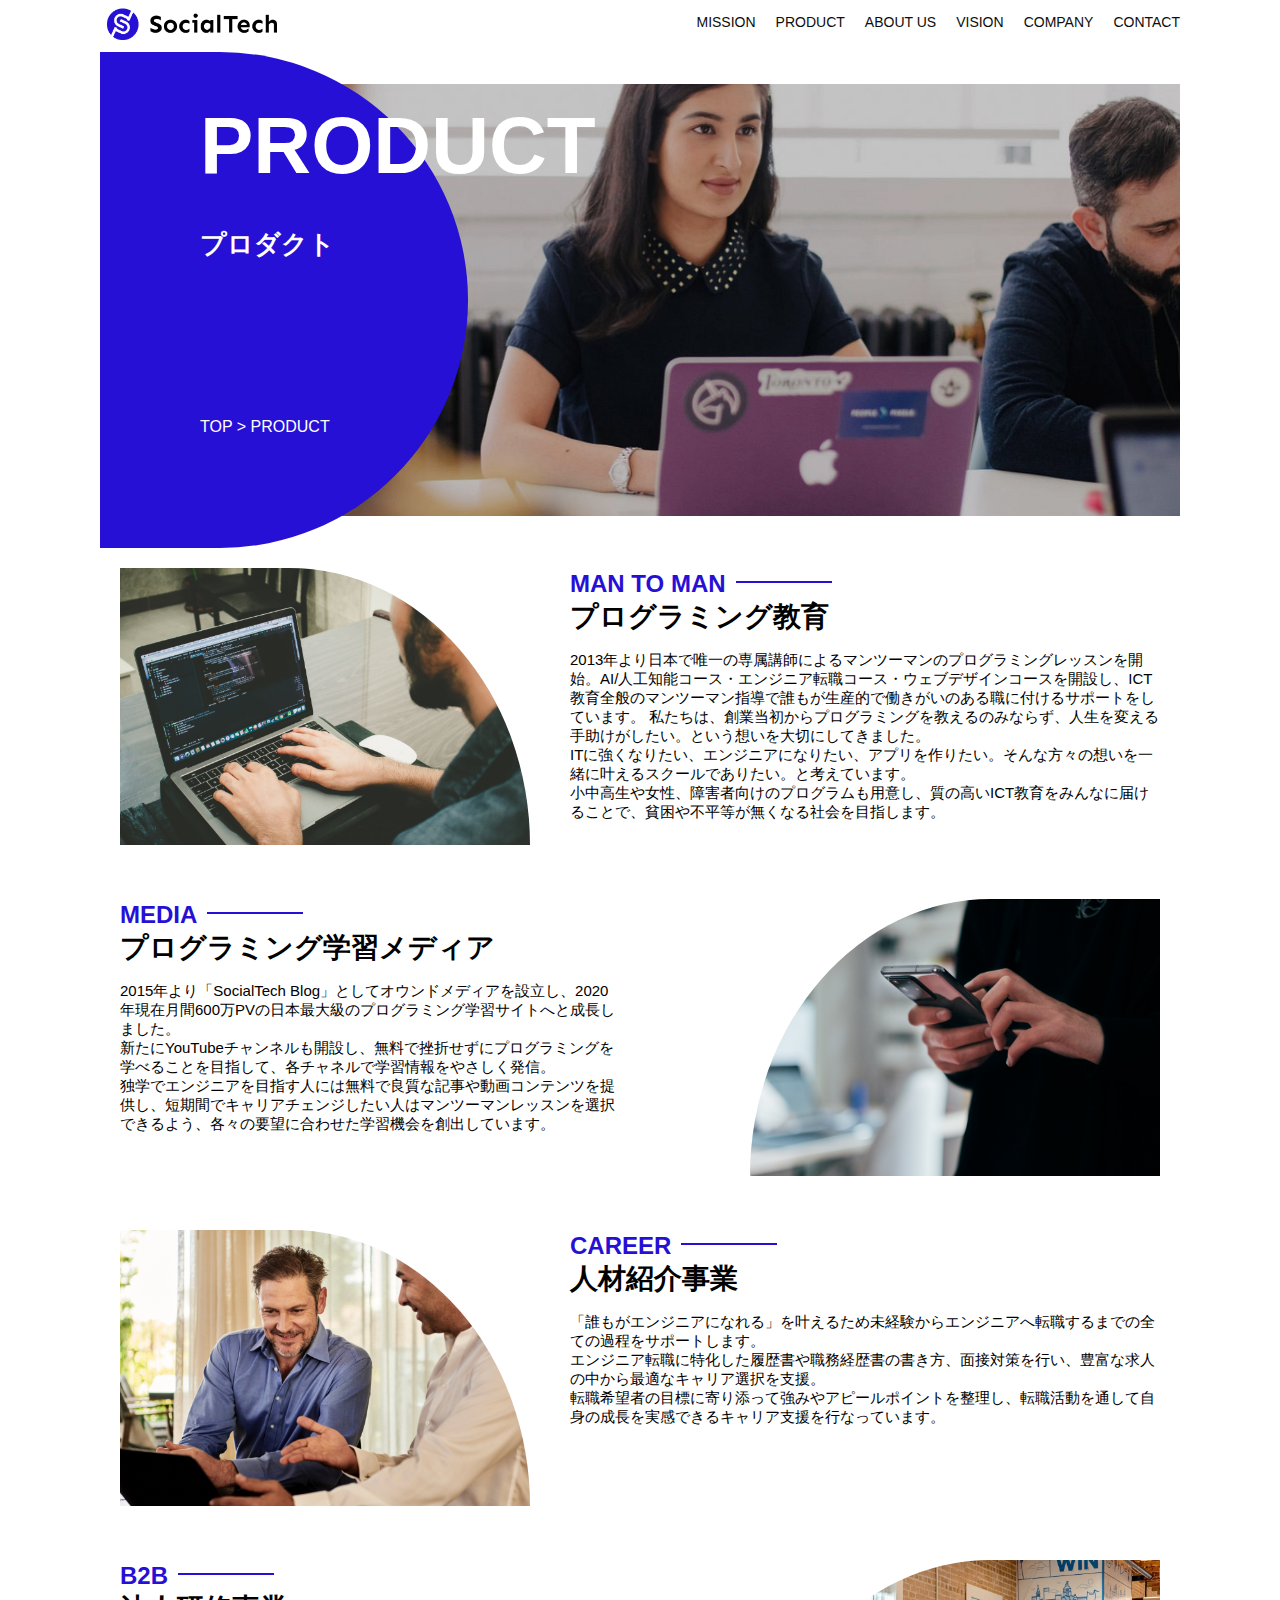
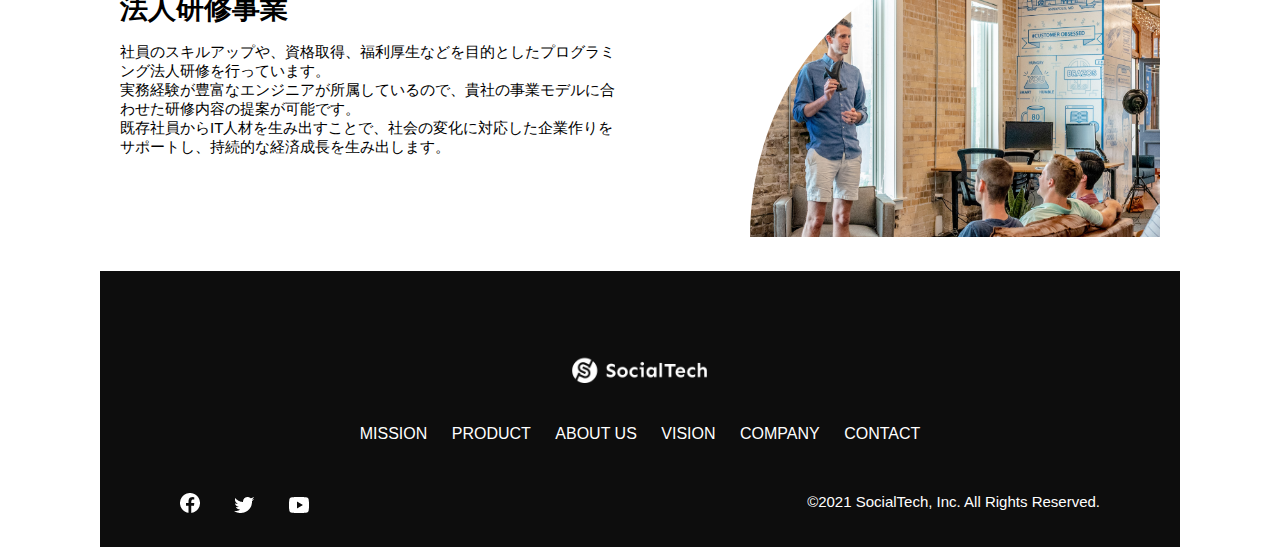
<file: kadai_tutorial_output/product.html>
<!DOCTYPE html>
<html>
  <head>
    <title>SocialTech -PRODUCT プロダクト-</title>
    <meta charset="utf-8">
    <meta name="description" content="SocialTechの4つのプロダクトを紹介します">
    <meta name="viewport" content="width=device-width, initial-scale=1.0">
    <link rel="stylesheet" href="style.css">
  </head>

  <body>
    <!-- ヘッダー -->
    <header>
      <!-- ロゴ -->
      <a href="index.html" id="logo">
        <img src="images/logo.png" alt="トップページに戻る">
      </a>

      <!-- PC用ナビゲーション -->
      <nav id="nav-pc">
        <ul>
          <li><a href="mission.html">MISSION</a></li>
          <li><a href="product.html">PRODUCT</a></li>
          <li><a href="index.html#aboutus">ABOUT US</a></li>
          <li><a href="index.html#vision">VISION</a></li>
          <li><a href="index.html#company">COMPANY</a></li>
          <li><a href="index.html#contact">CONTACT</a></li>
        </ul>
      </nav>

      <!-- スマホ用メニューボタン -->
      <button id="menu-sp" onclick="document.getElementById('nav-sp').style.display = 'block'">
        <img src="images/button-menu.png" alt="ナビゲーションを開く">
      </button>

      <!-- スマホ用ナビゲーション -->
      <div id="nav-sp">
        <button id="close" onclick="document.getElementById('nav-sp').style.display = 'none'">
          <img src="images/button-close.png" alt="ナビゲーションを閉じる">
        </button>

        <nav>
          <ul>
            <li>
              <a id="logo-sp" href="index.html" onclick="document.getElementById('nav-sp').style.display = 'none'"><img src="images/logo-sp.png" alt="トップページに戻る"></a>
            </li>
            <li><a class="menu" href="mission.html" onclick="document.getElementById('nav-sp').style.display = 'none'">MISSION</a></li>
            <li><a class="menu" href="product.html" onclick="document.getElementById('nav-sp').style.display = 'none'">PRODUCT</a></li>
            <li><a class="menu" href="index.html#aboutus" onclick="document.getElementById('nav-sp').style.display = 'none'">ABOUT US</a></li>
            <li><a class="menu" href="index.html#vision" onclick="document.getElementById('nav-sp').style.display = 'none'">VISION</a></li>
            <li><a class="menu" href="index.html#company" onclick="document.getElementById('nav-sp').style.display = 'none'">COMPANY</a></li>
            <li><a class="menu" href="index.html#contact" onclick="document.getElementById('nav-sp').style.display = 'none'">CONTACT</a></li>
          </ul>
        </nav>
        <div id="sns">
          <a href="https://www.facebook.com/sejuku2013">
            <img src="images/button-facebook.png" alt="Facebookのリンク">
          </a>
          <a href="https://twitter.com/samuraijuku">
            <img src="images/button-twitter.png" alt="Twitterのリンク">
          </a>
          <a href="https://www.youtube.com/channel/UCCFOQO5aDK0xXam4cUQXT8g">
            <img src="images/button-youtube.png" alt="YouTubeのリンク">
          </a>
        </div>
      </div>
    </header>

    <main>
      <article>
        <section id="product-main">
          <div class="product-main-inner">
            <div id="product-title">
              <h1>PRODUCT<br><span>プロダクト</span></h1>
              <p>TOP > PRODUCT</p>
            </div>
          </div>
        </section>
        <section class="product-section product-section-left">
          <div class="product-section-img">
            <img src="images/product/product-mantoman.png" alt="PCでコードを書く男性">
          </div>
          <div class="product-read">
            <h2 class="product-h2">MAN TO MAN</h2>
            <h3 class="product-h3">プログラミング教育</h3>
            <p>
              2013年より日本で唯一の専属講師によるマンツーマンのプログラミングレッスンを開始。AI/人工知能コース・エンジニア転職コース・ウェブデザインコースを開設し、ICT教育全般のマンツーマン指導で誰もが生産的で働きがいのある職に付けるサポートをしています。 私たちは、創業当初からプログラミングを教えるのみならず、人生を変える手助けがしたい。という想いを大切にしてきました。<br>ITに強くなりたい、エンジニアになりたい、アプリを作りたい。そんな方々の想いを一緒に叶えるスクールでありたい。と考えています。<br>小中高生や女性、障害者向けのプログラムも用意し、質の高いICT教育をみんなに届けることで、貧困や不平等が無くなる社会を目指します。
            </p>
          </div>
        </section>

        <section class="product-section product-section-right">
          <div class="product-read">
            <h2 class="product-h2">MEDIA</h2>
            <h3 class="product-h3">プログラミング学習メディア</h3>
            <p>2015年より「SocialTech Blog」としてオウンドメディアを設立し、2020年現在月間600万PVの日本最大級のプログラミング学習サイトへと成長しました。<br>新たにYouTubeチャンネルも開設し、無料で挫折せずにプログラミングを学べることを目指して、各チャネルで学習情報をやさしく発信。<br>独学でエンジニアを目指す人には無料で良質な記事や動画コンテンツを提供し、短期間でキャリアチェンジしたい人はマンツーマンレッスンを選択できるよう、各々の要望に合わせた学習機会を創出しています。</p>
          </div>
          <div class="product-section-img">
            <img src="images/product/product-media.png" alt="スマートフォンを操作する人">
          </div>
        </section>

        <section class="product-section product-section-left">
          <div class="product-section-img">
            <img src="images/product/product-career.png" alt="笑顔で話し合う2人の男性">
          </div>
          <div class="product-read">
            <h2 class="product-h2">CAREER</h2>
            <h3 class="product-h3">人材紹介事業</h3>
            <p>「誰もがエンジニアになれる」を叶えるため未経験からエンジニアへ転職するまでの全ての過程をサポートします。<br>エンジニア転職に特化した履歴書や職務経歴書の書き方、面接対策を行い、豊富な求人の中から最適なキャリア選択を支援。<br>転職希望者の目標に寄り添って強みやアピールポイントを整理し、転職活動を通して自身の成長を実感できるキャリア支援を行なっています。<br></p>
          </div>
        </section>

        <section class="product-section product-section-right">
          <div class="product-read">
            <h2 class="product-h2">B2B</h2>
            <h3 class="product-h3">法人研修事業</h3>
            <p>社員のスキルアップや、資格取得、福利厚生などを目的としたプログラミング法人研修を行っています。<br>実務経験が豊富なエンジニアが所属しているので、貴社の事業モデルに合わせた研修内容の提案が可能です。<br>既存社員からIT人材を生み出すことで、社会の変化に対応した企業作りをサポートし、持続的な経済成長を生み出します。</p>
          </div>
          <div class="product-section-img">
            <img src="images/product/product-b2b.png" alt="講演中の男性とそれを聴く人々">
          </div>
        </section>
      </article>
    </main>

    <footer>
      <div id="footer-logo">
        <img src="images/logo-sp.png" alt="SocialTech">
      </div>
      <div id="footer-link">
        <a href="mission.html">MISSION</a>
        <a href="product.html">PRODUCT</a>
        <a href="index.html#aboutus">ABOUT US</a>
        <a href="index.html#vision">VISION</a>
        <a href="index.html#company">COMPANY</a>
        <a href="index.html#contact">CONTACT</a>
      </div>
      <div id="sns-footer">
        <div class="sns-btns">
          <a href="https://www.facebook.com/sejuku2013"><img src="images/button-facebook.png" alt="Facebookのリンク"></a>
          <a href="https://twitter.com/samuraijuku"><img src="images/button-twitter.png" alt="Twitterのリンク"></a>
          <a href="https://www.youtube.com/channel/UCCFOQO5aDK0xXam4cUQXT8g"><img src="images/button-youtube.png" alt="YouTubeのリンク"></a>
        </div>
        <p id="copyright">&copy;2021 SocialTech, Inc. All Rights Reserved.</p>
      </div>
    </footer>
    
  </body>
</html>
</file>
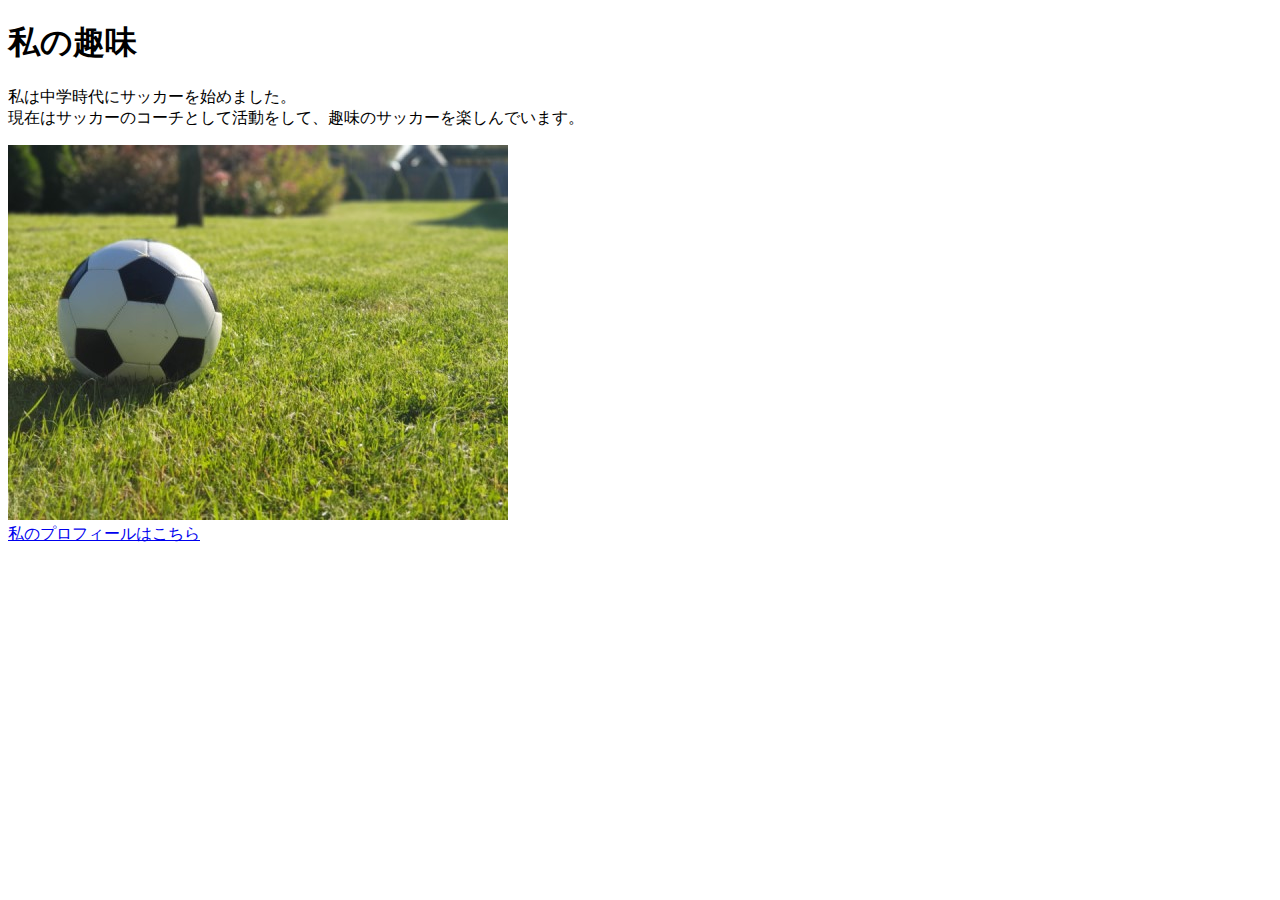
<file: kadai_005/html/kadai_005.html>
<!DOCTYPE html>
<html>
  <head>
    <title>5章課題</title>
    <meta name = "description" content = "このページは5章の課題です。">
    <meta charset="UTF-8">
  </head>
  <body>
    <h1>私の趣味</h1>
    <p>私は中学時代にサッカーを始めました。<br>
      現在はサッカーのコーチとして活動をして、趣味のサッカーを楽しんでいます。
    </p>
    <img src = "../images/sample.jpg"><br>
    <a href = "https://x.com/samuraijuku">私のプロフィールはこちら</a>
  </body>
</html>
</file>
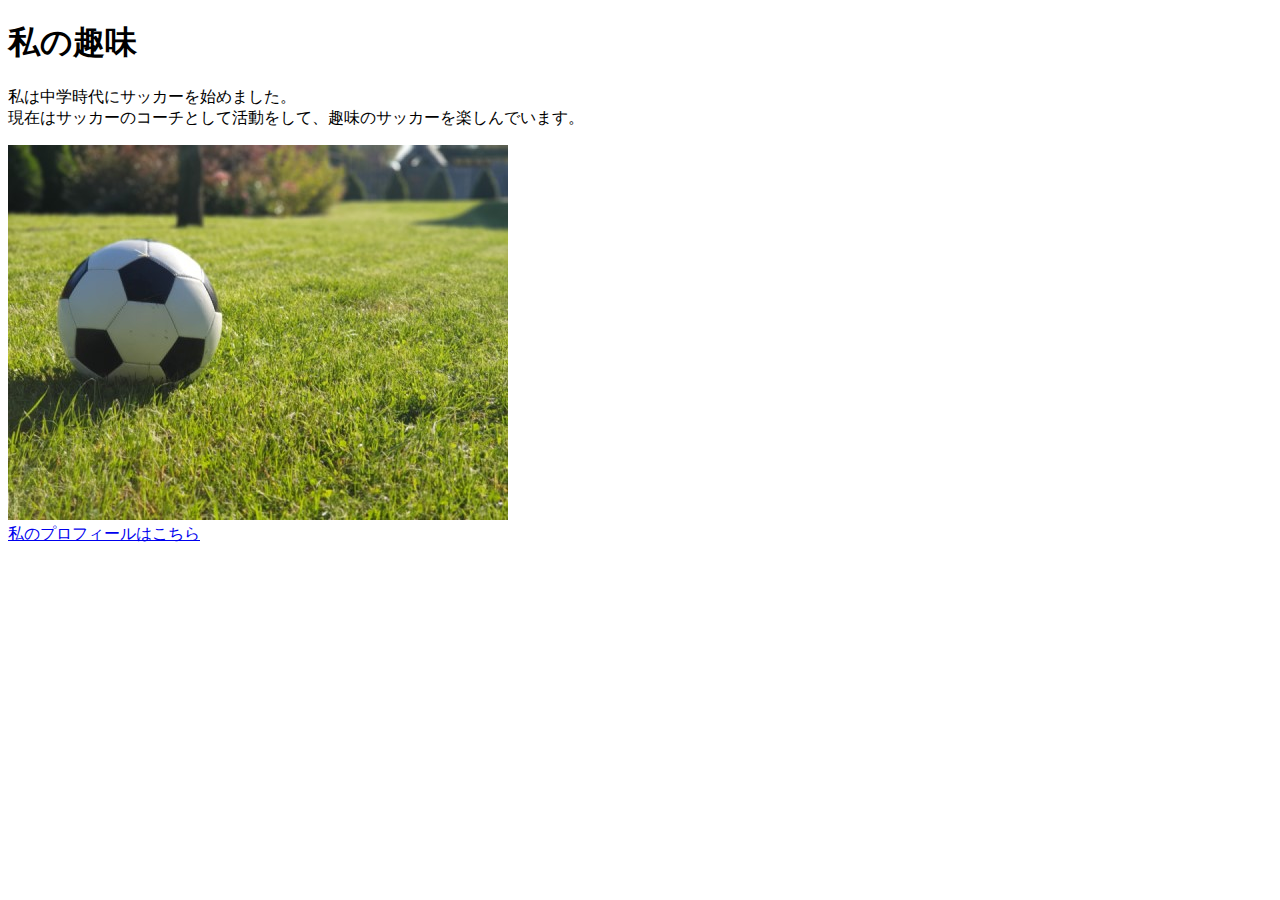
<file: kadai_005/kadai_005/html/kadai_005.html>
<!DOCTYPE html>
<html>
  <head>
    <title>5章課題</title>
    <meta name = "description" content = "このページは5章の課題です。">
    <meta charset="UTF-8">
  </head>
  <body>
    <h1>私の趣味</h1>
    <p>私は中学時代にサッカーを始めました。<br>
      現在はサッカーのコーチとして活動をして、趣味のサッカーを楽しんでいます。
    </p>
    <img src = "../images/sample.jpg" alt="サッカーボール"><br>
    <a href = "https://x.com/samuraijuku">私のプロフィールはこちら</a>
  </body>
</html>
</file>
<file: html-css-kadai_013/style.css>
/* PC、スマホ共通スタイル */
body {
  font-family: "Source Sans Pro", "Hiragino Kaku Gothic ProN", Meiryo, Arial,
    sans-serif;
}




p {
  font-size: 15px;
}

#main-visual > img {
  width: 100%;
}

/*================
  PC用のスタイル 
  =================*/
@media screen and (min-width: 768px) {

  /* 横幅設定 */
  body {
    max-width: 1080px;
    min-width: 960px;
    margin: 0 auto 0 auto;
  }

  /* ヘッダー */
  header {
    display: flex;
    justify-content: space-between;
  }

  /* ナビゲーションのレイアウト */
  #nav-pc {
    text-align: right;
    font-size: 14px;
    padding-top: 15px;
    /* display: none; */
  }

  /* ナビゲーションのリンクの装飾設定 */
  #nav-pc > a {
    text-decoration: none;
    margin-left: 20px;
  }

  #nav-pc > a:link {
    color: #0d0d0d;
  }

  #nav-pc > a:visited {
    color: #0d0d0d;
  }

  #nav-pc > a:hover {
    color: #0d0d0d;
    text-decoration: underline;
  }

  #nav-pc > a:active {
    color: #0d0d0d;
  }

  #menu-sp {
    display: none;
  }

  #nav-sp {
    display: none;
  }

}
/*================
  SP用のスタイル 
  =================*/
@media screen and (max-width: 767px) {
  body {
    min-width: 375px;
    margin: 0;
  }



  #nav-pc {
    display: none;
  }


  #menu-sp {
    float: right;
    padding: 0;
  }

  #nav-sp {
    background-color: #ce933e;
    position: absolute;
    left: 0;
    top: 0;
    height: 100%;
    width: 100%;
    display: none;
    z-index: 100;
  }

  #nav-sp ul {
    padding-left: 0;
  }

  #nav-sp li {
    list-style: none;
  }

  #close {
    position: absolute;
    top: 20px;
    right: 20px;
  }

  #logo-sp {
    margin: 80px 0px 30px 20px;
  }

  #nav-sp  a {
    display: block;
  }

  #nav-sp a:link {
    color: #ffffff;
  }

  #nav-sp a:visited {
    color: #ffffff;
  }

  #nav-sp a:hover {
    color: #ffffff;
    text-decoration: underline;

  }

  #nav-sp a:active {
    color: #ffffff;
  }

  #nav-sp .menu {
    text-decoration: none;
    display: block;
    margin-left: 20px;
    margin-right: 20px;
    /* margin: 0 20px; */
    height: 44px;
    font-size: 16px;
    background-image: url('images/arrow.png');
    background-repeat: no-repeat;
    background-position: right top;
  }
}
</file>
<file: kadai_tutorial_output/style.css>
/* PC、スマホ共通スタイル */
* {
    box-sizing: border-box;
  }
 
 p {
   font-size: 15px;
 }
 
 body {
   max-width: 1080px;
   margin: 0 auto 0 auto;  
   font-family: "Source Sans Pro", "Hiragino Kaku Gothic ProN", Meiryo, Arial, sans-serif;
 }
 
 /* ヘッダー */
 header {
 display: flex;
 justify-content: space-between;
 } 
 
 /* ナビゲーションのレイアウト */
 #nav-pc {
   font-size: 14px;
 }
 
 #nav-pc ul {
   display: flex;
   padding-left: 0;
 }
 
 #nav-pc li {
   list-style: none;
 }
 
 /* ナビゲーションのリンクの装飾設定 */
 #nav-pc a {
   text-decoration: none;
   margin-left: 20px;
   color: #0d0d0d;
 }
 
 #nav-pc a:hover {
   text-decoration: underline;
 }

 #nav-sp,
 #menu-sp {
   display: none;
 }
 
 /* メインビジュアル*/
 #main-visual {
   position: relative;
   height: 400px;
 }
 
 #main-message {
   position: absolute;
   top: 0;
   left: 0;
   background-color: #2710d5;
   color: #ffffff;
   border-radius: 0 0 476px 0;
   max-width: 620px;
   height: 100%;
   width: 100%;
   z-index: 11;
 }
 
 #main-message > h1 {
   font-size: 60px;
   margin: 100px 0 0 50px;
 }
 #main-message > p { 
   font-size: 28px;
   margin: 0 0 0 50px;
 }
 
  #main-visual > img {
    max-width: 620px;
    border-radius: 476px 0 0 0;
    position: absolute;
    top: 0;
    right: 0;
    z-index: 10;
  }

   /* 見出し */
 h2 {
  margin: 40px 0 0 0;
}

h2::after {
  content: url("images/line.png");
  margin-left: 10px;
}

h3 {
  font-size: 27px;
}

 /* ミッション */
 #mission {
  margin: 80px auto 80px auto;
}

#mission-flex {
  display: flex;
}

#mission-flex > div {
  width: 50%;
  margin: 20px;
}

#mission-photo {
  width: 100%;
}

#s2dgs {
  margin-top: 50px;
  width: 100%;
}

 /* プロダクト */
 #product {
  background-color: #fafafa;
  margin: 80px 0 80px 0;
  padding: 10px 40px 0px 40px;
}

/* 外枠 */
#product .product-flex {
  margin-top: 40px;
  display: flex;
}

/* 左のカラム */
#product-left {
  width: 50%;
  margin-right: 20px;
}

/* 右のカラム */
#product-right {
  width: 50%;
  margin-left: 20px;
  margin-top: 80px;
}

/* 画像＋説明の枠 */
#product-left > div {
  position: relative;
  height: 480px;
  margin-right: 20px;
}
#product-right > div {
  position: relative;
  height: 480px;
  margin-left: 20px;
}

.product-photo {
  width: 100%;
}

.product-photo {
  width: 100%;
}

/* 説明文の枠 */
.product-explain {
  background-color: #ffffff;
  position: absolute;
  left: 0;
  bottom: 50px;
  margin: 0 40px 0 40px;
  padding: 20px;
  box-shadow: 5px 5px 10px rgba(0, 0, 0, 0.05);
}

/* 説明文の英語 */
.product-explain > span {
  color: #2710d5;
  font-weight: bold;
  font-size: 16px;
  margin: 0px;
}

/* 説明文の見出し */
.product-explain > h3 {
  margin: 5px 0 5px 0;
}

/* 説明文 */
.product-explain > p {
  font-size: 14px;
  margin: 0;
}

/* もっと見るボタン */
#product-more {
  text-align: center;
}

#product-more a {
  position: relative;
  bottom: -42px;
}

 /* ABOUT US */
 #aboutus {
   margin: 80px auto 80px auto;
 }
 
 /* 3つの組織文化と画像を入れる枠 */
 #aboutus > div {
   display: flex;
 }

  /* 画像 */
  .culture-img {
    width: 50%;
    align-self: flex-start;
  }
  
  .culture-img2 {
    margin-top: 50px;
    width: 100%;
  }

   /* 画像 */
 .culture-img {
  width: 50%;
  align-self: flex-start;
}

.culture-img2 {
  margin-top: 50px;
  width: 100%;
}
/* 3つの組織文化の表 */
.culture-table {
  margin-right: 50px;
}

 /* 番号 */
 .culture-num {
   font-size: 80px;
   color: #2710d5;
   padding: 0 20px 0 0;
 }

 /* 見出し */
 .culture-table th {
   text-align: left;
   font-size: 28px;
   font-weight: bold;
 }

 /* 組織文化英語 */
 .culture-en {
   color: #2710d5;
   font-size: 24px;
 }

 /* 説明文 */
 .culture-description {
   margin: 0;
 }

  /* ビジョン */
  #vision {
    margin: 80px auto 80px auto;
  }
  
  /* セクション内の外枠*/
  #vision > div {
    display: flex;
    justify-content: space-between;
    flex-wrap: wrap;
  }
  
  /*7つの行動指針の枠*/
  .vision-box {
    width: 300px;
    height: 300px;
    margin-bottom: 30px;
    position: relative;
  }

  .vision-box > img {
    width: 100%;
    position: relative;
    z-index: 30;
  }
  
  .vision-box > div {
    position: absolute;
    top: 0;
    left: 0;
    z-index: 31;
    margin-right: 20px;
  }
  
  .vision-box > div > h4 {
    color: #2710d5;
    font-size: 19px;
    margin: 80px 0 0 0;
  }
  
  .vision-box > div > h4::first-letter {
    font-size: 40px;
  }
  
  .vision-box > div > h5 {
    font-size: 20px;
    margin: 0 0 0 0;
  }
  
  .vision-box > div > p {
    margin: 10px 0 0 0;
  }
  #company {
    margin: 80px auto 80px auto;
  }

  #company-table {
    width: 100%;
  }
  
  .tableheader {
    text-align: left;
    padding: 20px;
    border-bottom-color: #2710d5;
    border-bottom-width: 1px;
    border-bottom-style: solid;
    width: 100px;
  }
  
  .tableheader-first {
    border-top-color: #2710d5;
    border-top-width: 1px;
    border-top-style: solid;
  }
  
  .cell {
    padding: 30px;
    border-bottom-color: #ececec;
    border-bottom-width: 1px;
    border-bottom-style: solid;
  }
  
  .cell-first {
    border-top-color: #ececec;
    border-top-width: 1px;
    border-top-style: solid;
  }

  #company > iframe {
    width: 100%;
    height: 368px;
    margin-top: 40px;
  }
  #contact {
    margin: 80px auto 80px auto;
  }
  
  /* 外枠 */
  #contact > form > div {
    display: flex;
    flex-direction: row;
    flex-wrap: wrap;
    padding-bottom: 30px;
  }

  /* 左列の見出し */
.contact-heading {
  width: 240px;
  align-self: center;
}
/* 見出しのラベル */
.contact-label {
  font-weight: bold;
}
/* 必須 */
.contact-span {
  color: #ce2222;
  margin: 0 0 0 20px;
  font-weight: bold;
}

/* テキストボックス */
.contact-textbox {
  border-top: 0;
  border-left: 0;
  border-right: 0;
  border-bottom-width: 1px;
  border-bottom-color: #707070;
  border-bottom-style: solid;
  background-color: #fafafa;
  width: 400px;
  height: 56px;
}

/* お問い合わせ内容のテキストエリア */
.contact-textarea {
  border-top: 0px;
  border-left: 0px;
  border-right: 0px;
  border-bottom-width: 1px;
  border-bottom-color: #707070;
  background-color: #fafafa;
  width: 400px;
  height: 200px;
}

 /* 個人情報の取り扱い */
 #contact dt {
   font-weight: bold;
 }
 
 #contact dd {
   margin: 0 0 16px 0;
 }
 
 #contact dd p {
   margin: 0;
 }
 
 #contact dd ul {
   padding-left: 0;
 }
 
 #contact dd li {
   margin-bottom: 0;
   list-style: none;
 }

  /* フッター */
  footer {
    background-color: #0d0d0d;
    text-align: center;
    padding: 80px 80px 30px 80px;
  }
  
  #footer-logo {
    margin-bottom: 30px;
  }

  #footer-link {
    margin-bottom: 50px;
  }
  
  #footer-link > a {
    text-decoration: none;
    margin: 10px;
    color: #ffffff;
  }
  
  #footer-link > a:hover {
    text-decoration: underline;
  }

  #sns-footer {
    display: flex;
    justify-content: space-between;
    text-align: left;
  }
  
  #sns-footer a {
    margin-right: 30px;
  }
  
  #copyright {
    color: #ffffff;
    margin: 0;
  }

   /* mission.html用スタイル */
 /* ミッションのメインビジュアル */
 .mission-main-inner {
  background-image: url("images/mission/mission-main.png");
  background-repeat: no-repeat;
  background-position-y: center;
}

#mission-title {
  background-color: #2710d5;
  width: 368px;
  color: #ffffff;
  height: 496px;
  border-radius: 0 248px 248px 0;
  position: relative;
}

#mission-title h1 {
  position: absolute;
  top: 0;
  left: 100px;
  font-size: 80px;
  line-height: 1;
}

#mission-title h1 span {
  font-size: 26px;
}

#mission-title > p {
  position: absolute;
  top: 350px;
  left: 100px;
  font-size: 16px;
}

 /* ミッションページ　S2DGSの設定 */
 #mission-s2dgs {
  padding: 20px;
}

.mission-h2 {
  color: #2710d5;
  font-size: 40px;
}

.mission-h2::after {
  content: none;
}

/* ミッションページ　5つのゴールの設定 */
#mission-five-goals {
  padding: 20px;
  display: flex;
}

#mission-five-goals .five-goals-image {
  width: 30%;
  padding: 20px;
}

#mission-five-goals .five-goals-image img {
  width: 100%;
}

#mission-five-goals .five-goals-read {
  width: 70%;
  padding: 20px;
}

#mission-five-goals .five-goals-read > div {
  margin-bottom: 40px;
}

.fivegoals-image-right {
  float: right;
  margin: 20px;
}

.fivegoals-image-left {
  float: left;
  margin: 20px;
}

.fivegoals-number {
  color: #2710d5;
  font-size: 48px;
  font-weight: bold;
  margin: 0;
}

.fivegoals-h3 {
  font-size: 28px;
  margin: 0;
}

.fivegoals-p {
  margin: 0;
}

/* プロダクトページ */
.product-main-inner {
  background-image: url("images/product/product-main.png");
  background-repeat: no-repeat;
  background-position-y: center;
}

#product-title {
  background-color: #2710d5;
  width: 368px;
  color: #ffffff;
  height: 496px;
  border-radius: 0 248px 248px 0;
  position: relative;
}

#product-title h1 {
  position: absolute;
  top: 0;
  left: 100px;
  font-size: 80px;
  line-height: 1;
}

#product-title h1 span {
  font-size: 26px;
}

#product-title > p {
  position: absolute;
  top: 350px;
  left: 100px;
  font-size: 16px;
}

 /* セクション */
 .product-section {
  display: flex;
  padding: 20px 20px 0;
}

.product-section .product-section-img {
  width: 450px;
}

/* 左が画像のセクション*/
.product-section-left .product-section-img img {
  width: 100%;
  padding: 0 40px 30px 0;
  border-radius: 0 432px 0 0;
}

.product-section-left .product-read {
  width: 50%;
  flex-grow: 1;
}

.product-section-left .product-read p {
  margin-bottom: 0;
}

/* 右が画像のセクション*/
.product-section-right {
  justify-content: space-between;
}

.product-section-right .product-section-img img {
  width: 100%;
  padding: 0 0 30px 40px;
  border-radius: 432px 0 0 0;
}

.product-section-right .product-read {
  width: 500px;
}

.product-h2 {
  color: #2710d5;
  font-size: 24px;
  margin: 0;
}

.product-h3 {
  font-size: 28px;
  margin: 0;
}

  /*====================
  スマートフォン用のスタイル
 =====================*/
 @media screen and (max-width: 767px) {
  /* PC用ナビゲーション非表示 */
  #nav-pc {
    display: none;
  }

  /* ハンバーガーメニュー */
  #menu-sp {
    display: block;
    background-color: transparent;
    float: right;
    padding: 0;
    border: none;
  }

  /* スマホ用ナビゲーションの表示切替*/
  /* 初期状態、レイアウトと非表示設定 */
  #nav-sp {
    background-color: #2710d5;
    position: fixed;
    left: 0;
    top: 0;
    height: 100%;
    width: 100%;
    display: none;
    z-index: 100;
  }

     /* ×ボタン */
     #close {
      position: absolute;
      top: 20px;
      right: 20px;
      background-color: transparent;
      border: none;
    }
  
    #nav-sp nav ul {
      padding-left: 0;
    }
  
    #nav-sp nav li {
      list-style: none;
    }
  
    /* ナビゲーションメニュー用ロゴ */
    #logo-sp {
      margin: 80px 0 30px 20px;
    } 
      /* ナビゲーションのリンクの装飾設定 */
  #nav-sp nav a {
    display: block;
    color: #ffffff;
  }
 
  #nav-sp nav a:hover {
     text-decoration: underline;
   }
 
   #nav-sp .menu {
     text-decoration: none;
     margin: 0 20px 0 20px;
     height: 44px;
     font-size: 16px;
     background-image: url("images/arrow.png");
     background-repeat: no-repeat;
     background-position: right top;
   }

   #sns {
    position: absolute;
    bottom: 20px;
    left: 20px;
  }

  #sns > a {
    margin-right: 30px;
  }

   /* メインビジュアル */
   #main-visual {
    position: relative;
    height: 470px;
  }

  #main-visual > div {
    text-align: center;
    height: 280px;
  }

  #main-visual h1 {
    font-size: 28px;
    margin: 90px 0 0 0;
  }

  #main-visual > div > p {
    margin: 0;
    font-size: 15px;
  }

  #main-visual > img {
    width: 100%;
    border-radius: 476px 0 0 0;
    top: auto;
    bottom: 0;
  }

    /*見出し*/
    h2 {
      margin: 15px 0 15px 0;
    }
    
    h3 {
      font-size: 24px;
      margin: 10px 0 0 0;
    }

     /* ミッション */
   #mission {
    margin: 20px 0 20px 0;
    padding: 0 20px 0 20px;
  }

  #mission-flex {
    flex-direction: column;
  }

  #mission-flex > div {
  width: 100%;
  margin: 0;
}

 /* プロダクト */
 #product {
  margin: 0;
  padding: 10px 20px 0 20px;
}

/* 外枠 */
#product .product-flex {
  flex-direction: column;
  margin-top: 0;
}

/* 左右のカラム　スマホでは縦並び */
#product-left,
#product-right {
  width: 100%;
  margin: 0;
}
 /*  画像＋説明の枠 */
 #product-left > div,
 #product-right > div {
   height: auto;
   margin: 0;
 }

 /* 説明文の枠 */
 .product-explain {
   position: relative;
   margin: 0;
 }

 .product-explain > h3 {
   margin: 10px 0 10px 0;
   font-size: 24px;
 }

/* もっと見るボタン */
  #product-more {
    text-align: left;
  }

   /* ABOUT US */
   #aboutus {
    margin: 80px 20px 80px 20px;
  }

  #aboutus > div {
    flex-direction: column;
 }

  .culture-table th {
    font-size: 16px;
  }

  .culture-table {
    margin-right: 0;
    padding-right: 20px;
    order: 2;
  }

  .culture-img {
    width: 100%;
    order: 1;
  }

  .culture-img2 {
    margin-top: 0;
  }

  .culture-num {
    padding: 0;
  }

  .culture-description {
    margin: 0;
  }

    /* ビジョン */
    #vision {
      margin: 80px 20px 80px 20px;
    }
  
    .vision-box > img {
      position: absolute;
      top: 0;
      left: 0;
    }
  
    .vision-box > div > h4 {
      margin: 60px 0 0 0;
    }

      /*会社概要*/
   #company {
    margin: 0 20px 0 20px;
  }

  #company > h3 {
    margin-bottom: 20px;
  }

 .tableheader {
    width: 50px;
  }

  .cell {
    padding: 20px;
  }

  #company > iframe {
    height: 240px;
  }

    /* お問い合わせ */
    #contact {
      margin: 80px 20px 80px 20px;
    }
  
    #contact > h3 {
      margin-bottom: 20px;
    }
  
    #contact > form > div {
      flex-direction: column;
      margin-bottom: 20px;
    }
  
    .contact-heading {
      align-self: auto;
      margin-bottom: 20px;
    }
 
   .contact-textbox {
      min-width: 300px;
      width: 100%;
    }
  
    .contact-textarea {
      height: 150px;
      width: 100%;
    }
  
    .radiobutton {
      margin-bottom: 20px;
    }

     /* フッター */
   footer {
    padding: 30px 20px 50px 20px;
    text-align: left;
  }

  #footer-link > a {
    margin: 0 20px 30px 0;
    display: block;
    background-image: url("images/arrow.png");
    background-repeat: no-repeat;
    background-position: right top;
  }

  #footer-link > a:hover {
    text-decoration: underline;
  }

  #sns-footer {
    flex-direction: column;
    justify-content: flex-start;
  }

  #copyright {
    font-size: 12px;
    margin-top: 30px;
  }

   /* mission.html用スタイル */
   /* ミッションのメインビジュアル */
   #mission-main {
    height: 256px;
    margin-top: 4%;
    position: relative;
  }

  .mission-main-inner {
    height: 80%;
    background-size: cover;
  }

  #mission-title {
    width: 136px;
    height: 256px;
    position: absolute;
    top: -10%;
  }

  #mission-title h1 {
    left: 20px;
    font-size: 40px;
  }

  #mission-title h1 span {
    font-size: 18px;
  }

  #mission-title > p {
    top: 180px;
    left: 20px;
    font-size: 13px;
  }

    /* ミッションページ　S2DGSの設定 */
    .mission-h2 {
      font-size: 38px;
      margin: 0px;
    }
  
    .mission-h2::after {
      content: none;
    }
  
    #mission-s2dgs > img {
      width: 100%;
    }

      /* ミッションページ　5つのゴールの設定 */
   #mission-five-goals {
    flex-direction: column;
  }

  #mission-five-goals > div {
    padding: 0;
  }

  #mission-five-goals .five-goals-image,
  #mission-five-goals .five-goals-read {
    width: 100%;
    padding: 0;
  }

  #mission-five-goals .five-goals-read > div {
    display: flex;
    flex-direction: column;
  }

  .fivegoals-image-right,
  .fivegoals-image-left {
    align-self: center;
  }

     /* プロダクトページ */
     #product-main {
      height: 256px;
      margin-top: 4%;
      position: relative;
    }
  
    .product-main-inner {
      height: 80%;
      background-size: cover;
    }
  
    #product-title {
      width: 136px;
      height: 256px;
      position: absolute;
      top: -10%;
    }
    
    #product-title h1 {
      left: 20px;
      font-size: 40px;
    }
  
    #product-title h1 span {
      font-size: 18px;
    }
  
    #product-title > p {
      top: 180px;
      left: 20px;
      font-size: 13px;
    }

   /* セクション */
    /* セクション */
    .product-section {
      flex-direction: column;
    }
  
    .product-section .product-section-img {
      width: 100%;
    }
    
    .product-section .product-section-img img {
      width: 100%;
      padding: 0;
    }
  
    /* 左が画像のセクション*/
    .product-section-left .product-section-img img {
      border-radius: 0 300px 0 0;
    }
  
    .product-section-left .product-read {
      width: 100%;
      flex-grow: 1;
    }
  
    /* 右が画像のセクション*/
    .product-section-right .product-section-img img {
      order: 1;
      border-radius: 300px 0 0 0;
    }
  
    .product-section-right .product-read {
      order: 2;
      width: 100%;
    }

.product-h2 {
  color: #2710d5;
  font-size: 24px;
  margin: 0;
}

.product-h3 {
  font-size: 28px;
  margin: 0;
}



  
  }
</file>
<file: kadai_015/style.css>
body {
  font-family: "Arial", "Meiryo", sans-serif;

  font-size: 20px;

  text-align: center;
}

.blue {
  color: skyblue;
}

.pink {
  color: rgb(255, 192, 203);
}

h1 {
  font-family: "Josefin Sans", sans-serif;

  font-size: 40px;

  letter-spacing: 1.2em;

  text-shadow: 2px 2px 2px blueviolet;

  border-bottom: solid 3px rgb(115, 115, 114);
}

#basic p {
  font-weight: bold;
}
</file>
<file: kadai_018/style.css>
#top {
  width: 800px;

  background-color: #dcc9f4;

  margin: 20px auto 20px auto;

  text-align: center;
}

.top-child{
  display: inline-block;

  width: 20%;

  background-color: #ffd9df;
}

#middle {
  position: relative;

  width: 800px;

  height: 800px;

  margin: 20px auto 20px auto;

  background-color: #ffd9df;

}

#middle-child01 {
  width: 200px;

  height: 200px;

  background-color: #87ceeb;

  position: absolute;
  top: 100px;
  left: 100px;
}

#middle-child02 {
  width: 200px;

  height: 200px;

  background-color: #87ceeb;

  position: absolute;
  top: 300px;
  left: 300px;
}

#middle-child03 {
  width: 200px;

  height: 200px;

  background-color: #87ceeb;

  position: absolute;
  top: 500px;
  left: 500px;
}

#bottom {
  width: 800px;

  height: 300px;

  margin: 20px auto 20px auto;

  background-color: #87ceeb;
}

#bottom-child01 {
  width: 400px;

  height: 100px;

  background-color: #e5dcf0;


}

#bottom-child02 {
  width: 400px;

  height: 100px;

  background-color: #e5dcf0;

  position: relative;
  left: 200px;
}

#bottom-child03 {
  width: 400px;

  height: 100px;

  background-color: #e5dcf0;

  position: relative;
  left: 400px;
}
</file>
<file: kadai_022/style.css>
h1,p,body {
  margin: 0 ;
}

p,a {
  font-size: 20px;
}

header {
  margin-bottom: 20px;

  background-color: rgb(244, 79, 79);

  text-align: center;
}

h1 {
  color: rgb(255, 255, 255);
}

main {
  padding: 10px;
}

#parent {
  display: flex;

  justify-content: space-around;
}

.contents {
  border: 3px solid rgb(238, 204, 204);

  flex-basis: 25%;

  padding: 10px 15px;

  margin: 20px 0px;

  text-align: center;
}

h2 {
  font-size: 25px;

  border-bottom: 3px dotted rgb(236, 122, 122) ;
}

h2::before {
  content: "●";

  color: rgb(239, 111, 139);
}

p:nth-of-type(2):first-letter {
  font-weight: bold;

  color: rgb(97, 206, 249);
}

.contents img {
  margin: 10px 0px 10px 0px;

  width: 70%;
}

footer {
  background-color: rgb(244, 79, 79);

  text-align: center;
}

a {
  color: rgb(255, 255, 255);
}

a:visited {
  color: rgb(193, 234, 251);
}

a:hover {
  color: rgb(245, 178, 168);
}

@media screen and (max-width: 768px) {
 h2 {
  font-size: 30px;
 }

 p {
  font-size: 25px;
 }

 #parent {
  display: block;
 }
}
</file>
